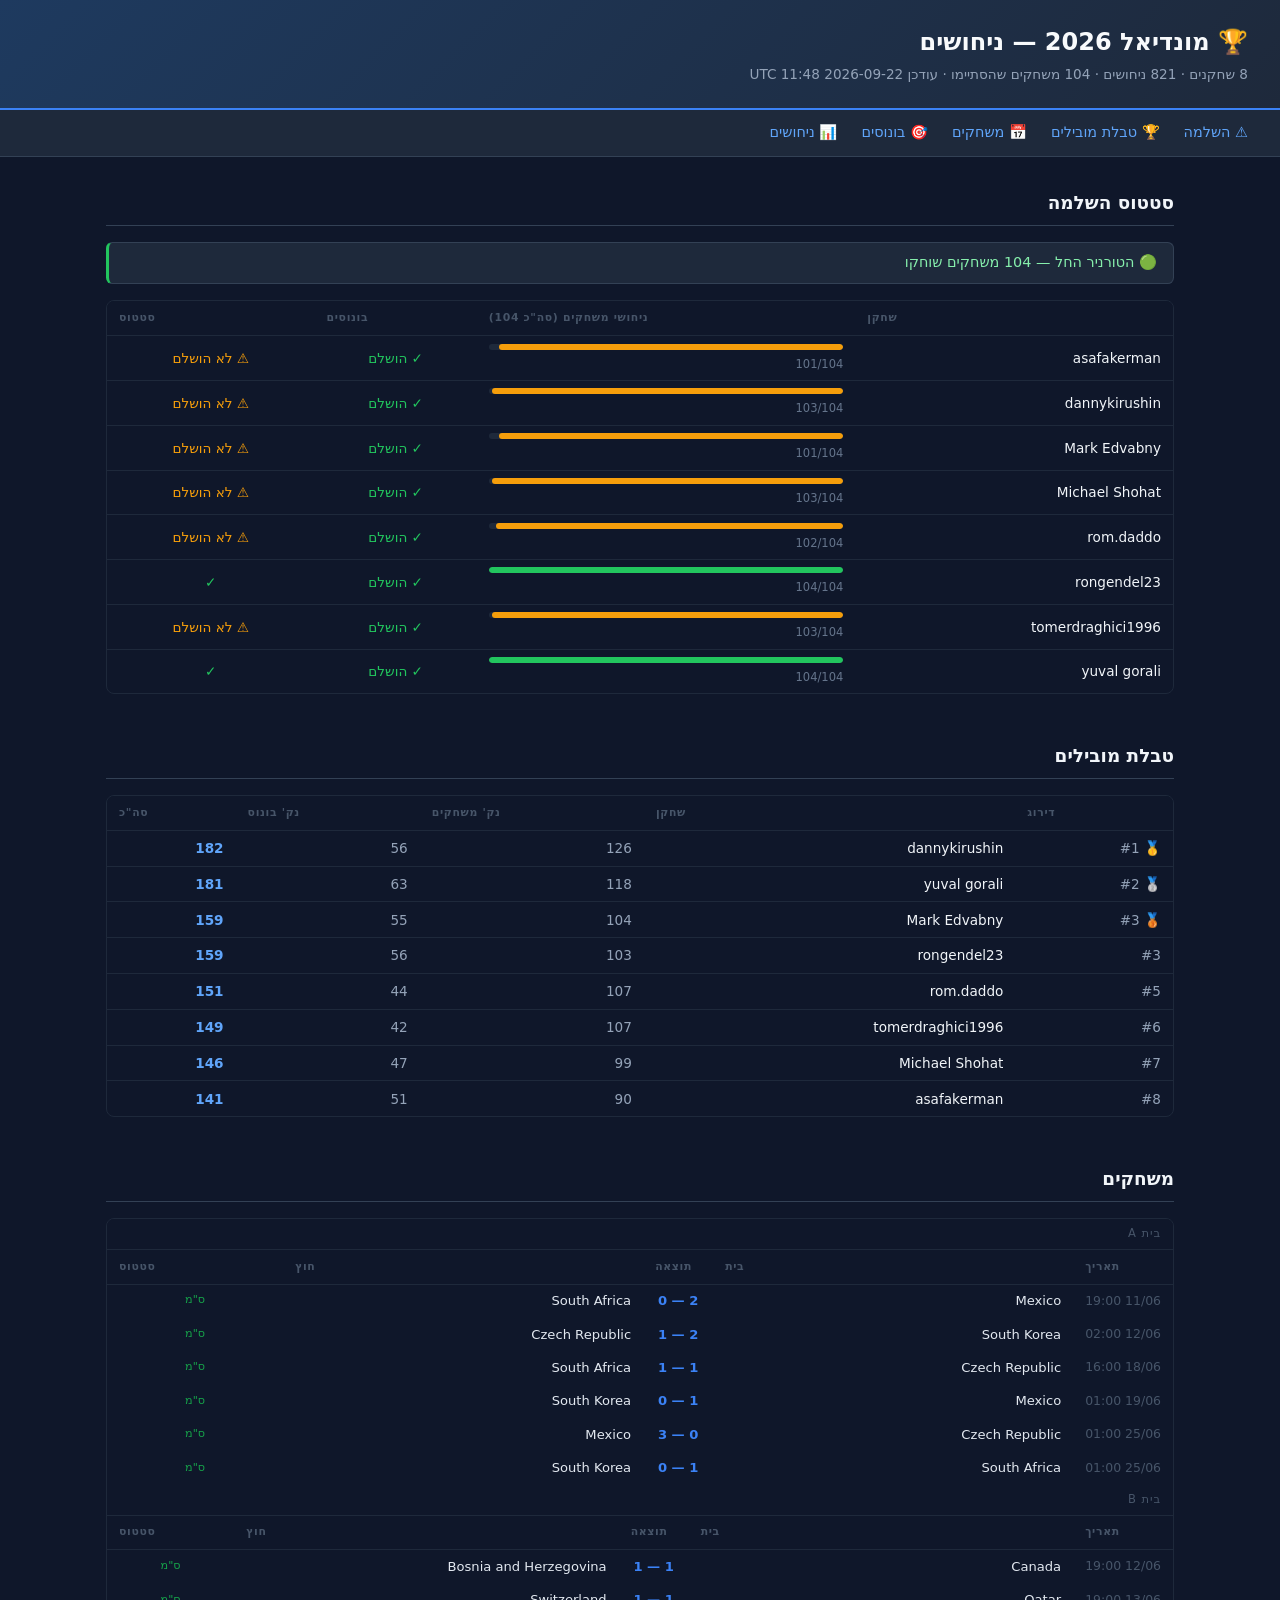
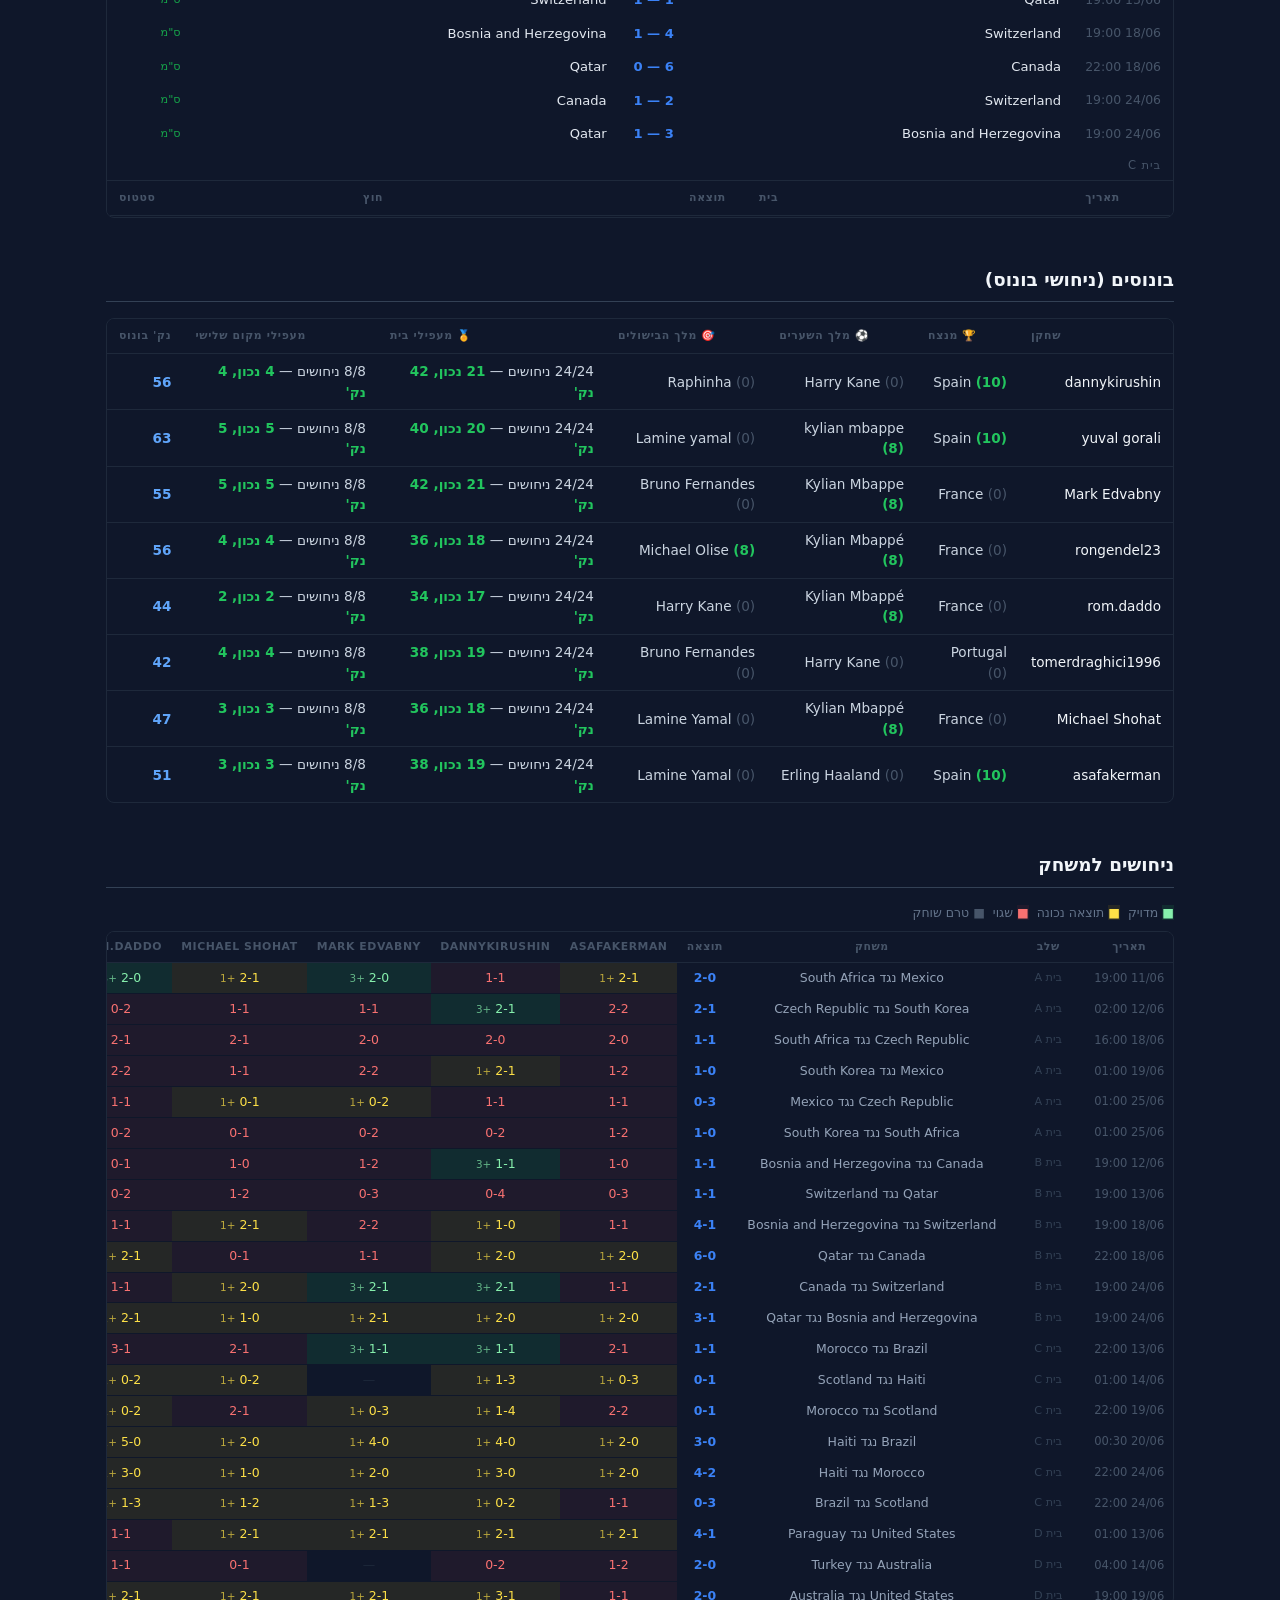
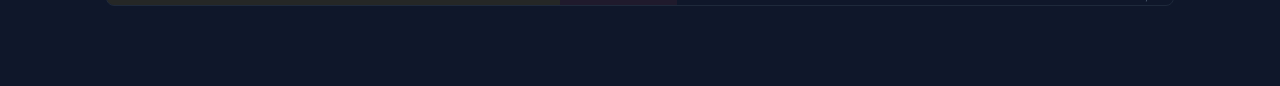
<file: wcp-backup/index.html>
<!DOCTYPE html>
<html lang="he" dir="rtl">
<head>
<meta charset="UTF-8">
<meta name="viewport" content="width=device-width, initial-scale=1">
<title>מונדיאל 2026 — 2026-09-22 11:48 UTC</title>
<style>
  * { box-sizing: border-box; margin: 0; padding: 0; }
  body { font-family: system-ui, -apple-system, sans-serif; background: #0f172a; color: #e2e8f0; line-height: 1.5; }
  header { background: linear-gradient(135deg, #1e3a5f 0%, #1e293b 100%); padding: 1.5rem 2rem; border-bottom: 2px solid #3b82f6; }
  header h1 { font-size: 1.5rem; color: #f8fafc; }
  header p { font-size: 0.85rem; color: #94a3b8; margin-top: 0.25rem; }
  nav { background: #1e293b; padding: 0.75rem 2rem; display: flex; gap: 1.5rem; flex-wrap: wrap; border-bottom: 1px solid #334155; position: sticky; top: 0; z-index: 10; }
  nav a { color: #60a5fa; text-decoration: none; font-size: 0.9rem; font-weight: 500; }
  nav a:hover { color: #93c5fd; }
  main { max-width: 1100px; margin: 0 auto; padding: 2rem 1rem; }
  section { margin-bottom: 3rem; }
  h2 { font-size: 1.15rem; color: #f1f5f9; margin-bottom: 1rem; padding-bottom: 0.5rem; border-bottom: 1px solid #334155; }
  .table-wrap { overflow-x: auto; border-radius: 0.5rem; border: 1px solid #1e293b; }
  table { width: 100%; border-collapse: collapse; font-size: 0.85rem; }
  th { background: #0f172a; color: #475569; text-align: left; padding: 0.55rem 0.75rem; white-space: nowrap; font-size: 0.68rem; text-transform: uppercase; letter-spacing: 0.06em; border-bottom: 1px solid #1e293b; }
  td { padding: 0.45rem 0.75rem; border-bottom: 1px solid #1e293b; color: #cbd5e1; }
  tr:last-child td { border-bottom: none; }
  tr:hover td { background: #161f2e; }
  .rank { color: #94a3b8; min-width: 60px; }
  .player-name { color: #f1f5f9; font-weight: 500; }
  .pts { text-align: right; color: #94a3b8; }
  .pts.total { color: #60a5fa; font-weight: 700; }
  .empty { color: #475569; font-style: italic; }
  .empty-cell { color: #1e293b; }
  .center { text-align: center; }
  .done { color: #22c55e; font-size: 0.85rem; }
  .missing { color: #f59e0b; font-size: 0.85rem; }
  .pts-earned { color: #22c55e; font-weight: 600; }
  .pts-zero { color: #475569; }
  .pts-pending { color: #334155; font-style: italic; }
  .countdown { background: #1e293b; border: 1px solid #334155; border-left: 3px solid #f59e0b; border-radius: 0.4rem; padding: 0.6rem 1rem; margin-bottom: 1rem; font-size: 0.9rem; color: #fbbf24; }
  .countdown.started { border-left-color: #22c55e; color: #86efac; }
  .completion-cell { min-width: 180px; }
  .bar-wrap { height: 6px; background: #1e293b; border-radius: 9999px; overflow: hidden; margin-bottom: 3px; }
  .bar { height: 100%; border-radius: 9999px; }
  .bar-done { background: #22c55e; }
  .bar-warn { background: #f59e0b; }
  .bar-low { background: #ef4444; }
  .bar-label { font-size: 0.72rem; color: #64748b; }
  .matches-scroll { max-height: 600px; overflow-y: auto; border: 1px solid #1e293b; border-radius: 0.5rem; }
  .match-group { }
  .match-group-header { background: #0f172a; padding: 0.4rem 0.75rem; font-size: 0.72rem; color: #475569; text-transform: uppercase; letter-spacing: 0.08em; position: sticky; top: 0; border-bottom: 1px solid #1e293b; }
  .match-table { width: 100%; border-collapse: collapse; font-size: 0.82rem; }
  .match-table td { padding: 0.4rem 0.75rem; border-bottom: 1px solid #0f172a; }
  .match-table tr:hover td { background: #161f2e; }
  .match-date { color: #475569; white-space: nowrap; font-size: 0.78rem; width: 90px; }
  .match-team { color: #e2e8f0; }
  .match-team.home { text-align: right; }
  .score-cell { text-align: center; font-weight: 600; width: 70px; white-space: nowrap; }
  .score-cell.finished { color: #3b82f6; }
  .score-cell.live { color: #ef4444; }
  .score-cell.upcoming { color: #334155; }
  .status-ft { font-size: 0.7rem; color: #16a34a; text-align: center; }
  .status-live { text-align: center; }
  .status-sched { font-size: 0.72rem; color: #475569; text-align: center; }
  .pred-legend { font-size: 0.78rem; color: #64748b; margin-bottom: 0.5rem; }
  .pred-grid-wrap { overflow-x: auto; border: 1px solid #1e293b; border-radius: 0.5rem; max-height: 75vh; }
  .pred-grid { border-collapse: collapse; font-size: 0.78rem; }
  .pred-grid th { background: #0f172a; color: #475569; text-align: center; padding: 0.45rem 0.6rem; white-space: nowrap; font-size: 0.68rem; text-transform: uppercase; letter-spacing: 0.05em; border-bottom: 1px solid #1e293b; position: sticky; top: 0; }
  .pred-grid td { padding: 0.35rem 0.55rem; border-bottom: 1px solid #0f172a; white-space: nowrap; text-align: center; }
  .pred-grid tr:hover td { background: #161f2e; }
  .pred-player { min-width: 70px; }
  .pred-date { color: #475569; font-size: 0.72rem; text-align: left; }
  .pred-stage { color: #334155; font-size: 0.7rem; text-align: left; }
  .pred-match { color: #94a3b8; text-align: left; min-width: 130px; }
  .pred-actual { color: #3b82f6; font-weight: 700; }
  .pred-live { color: #ef4444; }
  .pred-pending { color: #334155; }
  .pred-none { color: #1e293b; }
  .pred-exact { background: rgba(34,197,94,0.12); color: #86efac; }
  .pred-result { background: rgba(234,179,8,0.10); color: #fde047; }
  .pred-wrong { background: rgba(239,68,68,0.07); color: #f87171; }
  .pred-unscored { color: #475569; }
  .pred-row-upcoming td { opacity: 0.55; }
  .pred-pts { font-size: 0.65rem; color: inherit; opacity: 0.7; margin-left: 1px; }

</style>
<script>setTimeout(function(){location.replace(location.pathname+"?t="+Date.now());},600000);</script>
</head>
<body>
<header>
<h1>🏆 מונדיאל 2026 — ניחושים</h1>
<p>8 שחקנים · 821 ניחושים · 104 משחקים שהסתיימו · עודכן 2026-09-22 11:48 UTC</p>
</header>
<nav>
<a href="#completion">⚠️ השלמה</a>
<a href="#leaderboard">🏆 טבלת מובילים</a>
<a href="#matches">📅 משחקים</a>
<a href="#extras">🎯 בונוסים</a>
<a href="#predictions">📊 ניחושים</a>
</nav>
<main>
<section id="completion"><h2>סטטוס השלמה</h2><div class="countdown started">🟢 הטורניר החל &mdash; 104 משחקים שוחקו</div><div class="table-wrap"><table><thead><tr><th>שחקן</th><th>ניחושי משחקים (סה"כ 104)</th><th>בונוסים</th><th>סטטוס</th></tr></thead><tbody><tr><td class="player-name">asafakerman</td><td class="completion-cell"><div class="bar-wrap"><div class="bar bar-warn" style="width:97%"></div></div><span class="bar-label">101/104</span></td><td class="center"><span class="done">✓ הושלם</span></td><td class="center"><span class="missing">⚠ לא הושלם</span></td></tr><tr><td class="player-name">dannykirushin</td><td class="completion-cell"><div class="bar-wrap"><div class="bar bar-warn" style="width:99%"></div></div><span class="bar-label">103/104</span></td><td class="center"><span class="done">✓ הושלם</span></td><td class="center"><span class="missing">⚠ לא הושלם</span></td></tr><tr><td class="player-name">Mark Edvabny</td><td class="completion-cell"><div class="bar-wrap"><div class="bar bar-warn" style="width:97%"></div></div><span class="bar-label">101/104</span></td><td class="center"><span class="done">✓ הושלם</span></td><td class="center"><span class="missing">⚠ לא הושלם</span></td></tr><tr><td class="player-name">Michael Shohat</td><td class="completion-cell"><div class="bar-wrap"><div class="bar bar-warn" style="width:99%"></div></div><span class="bar-label">103/104</span></td><td class="center"><span class="done">✓ הושלם</span></td><td class="center"><span class="missing">⚠ לא הושלם</span></td></tr><tr><td class="player-name">rom.daddo</td><td class="completion-cell"><div class="bar-wrap"><div class="bar bar-warn" style="width:98%"></div></div><span class="bar-label">102/104</span></td><td class="center"><span class="done">✓ הושלם</span></td><td class="center"><span class="missing">⚠ לא הושלם</span></td></tr><tr><td class="player-name">rongendel23</td><td class="completion-cell"><div class="bar-wrap"><div class="bar bar-done" style="width:100%"></div></div><span class="bar-label">104/104</span></td><td class="center"><span class="done">✓ הושלם</span></td><td class="center"><span class="done">✓</span></td></tr><tr><td class="player-name">tomerdraghici1996</td><td class="completion-cell"><div class="bar-wrap"><div class="bar bar-warn" style="width:99%"></div></div><span class="bar-label">103/104</span></td><td class="center"><span class="done">✓ הושלם</span></td><td class="center"><span class="missing">⚠ לא הושלם</span></td></tr><tr><td class="player-name">yuval gorali</td><td class="completion-cell"><div class="bar-wrap"><div class="bar bar-done" style="width:100%"></div></div><span class="bar-label">104/104</span></td><td class="center"><span class="done">✓ הושלם</span></td><td class="center"><span class="done">✓</span></td></tr></tbody></table></div></section>
<section id="leaderboard"><h2>טבלת מובילים</h2><div class="table-wrap"><table><thead><tr><th>דירוג</th><th>שחקן</th><th>נק' משחקים</th><th>נק' בונוס</th><th>סה"כ</th></tr></thead><tbody><tr><td class="rank">🥇 #1</td><td class="player-name">dannykirushin</td><td class="pts">126</td><td class="pts">56</td><td class="pts total">182</td></tr><tr><td class="rank">🥈 #2</td><td class="player-name">yuval gorali</td><td class="pts">118</td><td class="pts">63</td><td class="pts total">181</td></tr><tr><td class="rank">🥉 #3</td><td class="player-name">Mark Edvabny</td><td class="pts">104</td><td class="pts">55</td><td class="pts total">159</td></tr><tr><td class="rank">#3</td><td class="player-name">rongendel23</td><td class="pts">103</td><td class="pts">56</td><td class="pts total">159</td></tr><tr><td class="rank">#5</td><td class="player-name">rom.daddo</td><td class="pts">107</td><td class="pts">44</td><td class="pts total">151</td></tr><tr><td class="rank">#6</td><td class="player-name">tomerdraghici1996</td><td class="pts">107</td><td class="pts">42</td><td class="pts total">149</td></tr><tr><td class="rank">#7</td><td class="player-name">Michael Shohat</td><td class="pts">99</td><td class="pts">47</td><td class="pts total">146</td></tr><tr><td class="rank">#8</td><td class="player-name">asafakerman</td><td class="pts">90</td><td class="pts">51</td><td class="pts total">141</td></tr></tbody></table></div></section>
<section id="matches"><h2>משחקים</h2><div class="matches-scroll"><div class="match-group"><div class="match-group-header">בית A</div><table class="match-table"><thead><tr><th>תאריך</th><th>בית</th><th>תוצאה</th><th>חוץ</th><th>סטטוס</th></tr></thead><tbody><tr><td class="match-date">11/06 19:00</td><td class="match-team home">Mexico</td><td class="score-cell finished">2 &mdash; 0</td><td class="match-team away">South Africa</td><td class="status-ft">ס"מ</td></tr><tr><td class="match-date">12/06 02:00</td><td class="match-team home">South Korea</td><td class="score-cell finished">2 &mdash; 1</td><td class="match-team away">Czech Republic</td><td class="status-ft">ס"מ</td></tr><tr><td class="match-date">18/06 16:00</td><td class="match-team home">Czech Republic</td><td class="score-cell finished">1 &mdash; 1</td><td class="match-team away">South Africa</td><td class="status-ft">ס"מ</td></tr><tr><td class="match-date">19/06 01:00</td><td class="match-team home">Mexico</td><td class="score-cell finished">1 &mdash; 0</td><td class="match-team away">South Korea</td><td class="status-ft">ס"מ</td></tr><tr><td class="match-date">25/06 01:00</td><td class="match-team home">Czech Republic</td><td class="score-cell finished">0 &mdash; 3</td><td class="match-team away">Mexico</td><td class="status-ft">ס"מ</td></tr><tr><td class="match-date">25/06 01:00</td><td class="match-team home">South Africa</td><td class="score-cell finished">1 &mdash; 0</td><td class="match-team away">South Korea</td><td class="status-ft">ס"מ</td></tr></tbody></table></div><div class="match-group"><div class="match-group-header">בית B</div><table class="match-table"><thead><tr><th>תאריך</th><th>בית</th><th>תוצאה</th><th>חוץ</th><th>סטטוס</th></tr></thead><tbody><tr><td class="match-date">12/06 19:00</td><td class="match-team home">Canada</td><td class="score-cell finished">1 &mdash; 1</td><td class="match-team away">Bosnia and Herzegovina</td><td class="status-ft">ס"מ</td></tr><tr><td class="match-date">13/06 19:00</td><td class="match-team home">Qatar</td><td class="score-cell finished">1 &mdash; 1</td><td class="match-team away">Switzerland</td><td class="status-ft">ס"מ</td></tr><tr><td class="match-date">18/06 19:00</td><td class="match-team home">Switzerland</td><td class="score-cell finished">4 &mdash; 1</td><td class="match-team away">Bosnia and Herzegovina</td><td class="status-ft">ס"מ</td></tr><tr><td class="match-date">18/06 22:00</td><td class="match-team home">Canada</td><td class="score-cell finished">6 &mdash; 0</td><td class="match-team away">Qatar</td><td class="status-ft">ס"מ</td></tr><tr><td class="match-date">24/06 19:00</td><td class="match-team home">Switzerland</td><td class="score-cell finished">2 &mdash; 1</td><td class="match-team away">Canada</td><td class="status-ft">ס"מ</td></tr><tr><td class="match-date">24/06 19:00</td><td class="match-team home">Bosnia and Herzegovina</td><td class="score-cell finished">3 &mdash; 1</td><td class="match-team away">Qatar</td><td class="status-ft">ס"מ</td></tr></tbody></table></div><div class="match-group"><div class="match-group-header">בית C</div><table class="match-table"><thead><tr><th>תאריך</th><th>בית</th><th>תוצאה</th><th>חוץ</th><th>סטטוס</th></tr></thead><tbody><tr><td class="match-date">13/06 22:00</td><td class="match-team home">Brazil</td><td class="score-cell finished">1 &mdash; 1</td><td class="match-team away">Morocco</td><td class="status-ft">ס"מ</td></tr><tr><td class="match-date">14/06 01:00</td><td class="match-team home">Haiti</td><td class="score-cell finished">0 &mdash; 1</td><td class="match-team away">Scotland</td><td class="status-ft">ס"מ</td></tr><tr><td class="match-date">19/06 22:00</td><td class="match-team home">Scotland</td><td class="score-cell finished">0 &mdash; 1</td><td class="match-team away">Morocco</td><td class="status-ft">ס"מ</td></tr><tr><td class="match-date">20/06 00:30</td><td class="match-team home">Brazil</td><td class="score-cell finished">3 &mdash; 0</td><td class="match-team away">Haiti</td><td class="status-ft">ס"מ</td></tr><tr><td class="match-date">24/06 22:00</td><td class="match-team home">Morocco</td><td class="score-cell finished">4 &mdash; 2</td><td class="match-team away">Haiti</td><td class="status-ft">ס"מ</td></tr><tr><td class="match-date">24/06 22:00</td><td class="match-team home">Scotland</td><td class="score-cell finished">0 &mdash; 3</td><td class="match-team away">Brazil</td><td class="status-ft">ס"מ</td></tr></tbody></table></div><div class="match-group"><div class="match-group-header">בית D</div><table class="match-table"><thead><tr><th>תאריך</th><th>בית</th><th>תוצאה</th><th>חוץ</th><th>סטטוס</th></tr></thead><tbody><tr><td class="match-date">13/06 01:00</td><td class="match-team home">United States</td><td class="score-cell finished">4 &mdash; 1</td><td class="match-team away">Paraguay</td><td class="status-ft">ס"מ</td></tr><tr><td class="match-date">14/06 04:00</td><td class="match-team home">Australia</td><td class="score-cell finished">2 &mdash; 0</td><td class="match-team away">Turkey</td><td class="status-ft">ס"מ</td></tr><tr><td class="match-date">19/06 19:00</td><td class="match-team home">United States</td><td class="score-cell finished">2 &mdash; 0</td><td class="match-team away">Australia</td><td class="status-ft">ס"מ</td></tr><tr><td class="match-date">20/06 03:00</td><td class="match-team home">Turkey</td><td class="score-cell finished">0 &mdash; 1</td><td class="match-team away">Paraguay</td><td class="status-ft">ס"מ</td></tr><tr><td class="match-date">26/06 02:00</td><td class="match-team home">Turkey</td><td class="score-cell finished">3 &mdash; 2</td><td class="match-team away">United States</td><td class="status-ft">ס"מ</td></tr><tr><td class="match-date">26/06 02:00</td><td class="match-team home">Paraguay</td><td class="score-cell finished">0 &mdash; 0</td><td class="match-team away">Australia</td><td class="status-ft">ס"מ</td></tr></tbody></table></div><div class="match-group"><div class="match-group-header">בית E</div><table class="match-table"><thead><tr><th>תאריך</th><th>בית</th><th>תוצאה</th><th>חוץ</th><th>סטטוס</th></tr></thead><tbody><tr><td class="match-date">14/06 17:00</td><td class="match-team home">Germany</td><td class="score-cell finished">7 &mdash; 1</td><td class="match-team away">Curaçao</td><td class="status-ft">ס"מ</td></tr><tr><td class="match-date">14/06 23:00</td><td class="match-team home">Ivory Coast</td><td class="score-cell finished">1 &mdash; 0</td><td class="match-team away">Ecuador</td><td class="status-ft">ס"מ</td></tr><tr><td class="match-date">20/06 20:00</td><td class="match-team home">Germany</td><td class="score-cell finished">2 &mdash; 1</td><td class="match-team away">Ivory Coast</td><td class="status-ft">ס"מ</td></tr><tr><td class="match-date">21/06 00:00</td><td class="match-team home">Ecuador</td><td class="score-cell finished">0 &mdash; 0</td><td class="match-team away">Curaçao</td><td class="status-ft">ס"מ</td></tr><tr><td class="match-date">25/06 20:00</td><td class="match-team home">Ecuador</td><td class="score-cell finished">2 &mdash; 1</td><td class="match-team away">Germany</td><td class="status-ft">ס"מ</td></tr><tr><td class="match-date">25/06 20:00</td><td class="match-team home">Curaçao</td><td class="score-cell finished">0 &mdash; 2</td><td class="match-team away">Ivory Coast</td><td class="status-ft">ס"מ</td></tr></tbody></table></div><div class="match-group"><div class="match-group-header">בית F</div><table class="match-table"><thead><tr><th>תאריך</th><th>בית</th><th>תוצאה</th><th>חוץ</th><th>סטטוס</th></tr></thead><tbody><tr><td class="match-date">14/06 20:00</td><td class="match-team home">Netherlands</td><td class="score-cell finished">2 &mdash; 2</td><td class="match-team away">Japan</td><td class="status-ft">ס"מ</td></tr><tr><td class="match-date">15/06 02:00</td><td class="match-team home">Sweden</td><td class="score-cell finished">5 &mdash; 1</td><td class="match-team away">Tunisia</td><td class="status-ft">ס"מ</td></tr><tr><td class="match-date">20/06 17:00</td><td class="match-team home">Netherlands</td><td class="score-cell finished">5 &mdash; 1</td><td class="match-team away">Sweden</td><td class="status-ft">ס"מ</td></tr><tr><td class="match-date">21/06 04:00</td><td class="match-team home">Tunisia</td><td class="score-cell finished">0 &mdash; 4</td><td class="match-team away">Japan</td><td class="status-ft">ס"מ</td></tr><tr><td class="match-date">25/06 23:00</td><td class="match-team home">Tunisia</td><td class="score-cell finished">1 &mdash; 3</td><td class="match-team away">Netherlands</td><td class="status-ft">ס"מ</td></tr><tr><td class="match-date">25/06 23:00</td><td class="match-team home">Japan</td><td class="score-cell finished">1 &mdash; 1</td><td class="match-team away">Sweden</td><td class="status-ft">ס"מ</td></tr></tbody></table></div><div class="match-group"><div class="match-group-header">בית G</div><table class="match-table"><thead><tr><th>תאריך</th><th>בית</th><th>תוצאה</th><th>חוץ</th><th>סטטוס</th></tr></thead><tbody><tr><td class="match-date">15/06 19:00</td><td class="match-team home">Belgium</td><td class="score-cell finished">1 &mdash; 1</td><td class="match-team away">Egypt</td><td class="status-ft">ס"מ</td></tr><tr><td class="match-date">16/06 01:00</td><td class="match-team home">Iran</td><td class="score-cell finished">2 &mdash; 2</td><td class="match-team away">New Zealand</td><td class="status-ft">ס"מ</td></tr><tr><td class="match-date">21/06 19:00</td><td class="match-team home">Belgium</td><td class="score-cell finished">0 &mdash; 0</td><td class="match-team away">Iran</td><td class="status-ft">ס"מ</td></tr><tr><td class="match-date">22/06 01:00</td><td class="match-team home">New Zealand</td><td class="score-cell finished">1 &mdash; 3</td><td class="match-team away">Egypt</td><td class="status-ft">ס"מ</td></tr><tr><td class="match-date">27/06 03:00</td><td class="match-team home">New Zealand</td><td class="score-cell finished">1 &mdash; 5</td><td class="match-team away">Belgium</td><td class="status-ft">ס"מ</td></tr><tr><td class="match-date">27/06 03:00</td><td class="match-team home">Egypt</td><td class="score-cell finished">1 &mdash; 1</td><td class="match-team away">Iran</td><td class="status-ft">ס"מ</td></tr></tbody></table></div><div class="match-group"><div class="match-group-header">בית H</div><table class="match-table"><thead><tr><th>תאריך</th><th>בית</th><th>תוצאה</th><th>חוץ</th><th>סטטוס</th></tr></thead><tbody><tr><td class="match-date">15/06 16:00</td><td class="match-team home">Spain</td><td class="score-cell finished">0 &mdash; 0</td><td class="match-team away">Cape Verde</td><td class="status-ft">ס"מ</td></tr><tr><td class="match-date">15/06 22:00</td><td class="match-team home">Saudi Arabia</td><td class="score-cell finished">1 &mdash; 1</td><td class="match-team away">Uruguay</td><td class="status-ft">ס"מ</td></tr><tr><td class="match-date">21/06 16:00</td><td class="match-team home">Spain</td><td class="score-cell finished">4 &mdash; 0</td><td class="match-team away">Saudi Arabia</td><td class="status-ft">ס"מ</td></tr><tr><td class="match-date">21/06 22:00</td><td class="match-team home">Uruguay</td><td class="score-cell finished">2 &mdash; 2</td><td class="match-team away">Cape Verde</td><td class="status-ft">ס"מ</td></tr><tr><td class="match-date">27/06 00:00</td><td class="match-team home">Uruguay</td><td class="score-cell finished">0 &mdash; 1</td><td class="match-team away">Spain</td><td class="status-ft">ס"מ</td></tr><tr><td class="match-date">27/06 00:00</td><td class="match-team home">Cape Verde</td><td class="score-cell finished">0 &mdash; 0</td><td class="match-team away">Saudi Arabia</td><td class="status-ft">ס"מ</td></tr></tbody></table></div><div class="match-group"><div class="match-group-header">בית I</div><table class="match-table"><thead><tr><th>תאריך</th><th>בית</th><th>תוצאה</th><th>חוץ</th><th>סטטוס</th></tr></thead><tbody><tr><td class="match-date">16/06 19:00</td><td class="match-team home">France</td><td class="score-cell finished">3 &mdash; 1</td><td class="match-team away">Senegal</td><td class="status-ft">ס"מ</td></tr><tr><td class="match-date">16/06 22:00</td><td class="match-team home">Iraq</td><td class="score-cell finished">1 &mdash; 4</td><td class="match-team away">Norway</td><td class="status-ft">ס"מ</td></tr><tr><td class="match-date">22/06 21:00</td><td class="match-team home">France</td><td class="score-cell finished">3 &mdash; 0</td><td class="match-team away">Iraq</td><td class="status-ft">ס"מ</td></tr><tr><td class="match-date">23/06 00:00</td><td class="match-team home">Norway</td><td class="score-cell finished">3 &mdash; 2</td><td class="match-team away">Senegal</td><td class="status-ft">ס"מ</td></tr><tr><td class="match-date">26/06 19:00</td><td class="match-team home">Norway</td><td class="score-cell finished">1 &mdash; 4</td><td class="match-team away">France</td><td class="status-ft">ס"מ</td></tr><tr><td class="match-date">26/06 19:00</td><td class="match-team home">Senegal</td><td class="score-cell finished">5 &mdash; 0</td><td class="match-team away">Iraq</td><td class="status-ft">ס"מ</td></tr></tbody></table></div><div class="match-group"><div class="match-group-header">בית J</div><table class="match-table"><thead><tr><th>תאריך</th><th>בית</th><th>תוצאה</th><th>חוץ</th><th>סטטוס</th></tr></thead><tbody><tr><td class="match-date">17/06 01:00</td><td class="match-team home">Argentina</td><td class="score-cell finished">3 &mdash; 0</td><td class="match-team away">Algeria</td><td class="status-ft">ס"מ</td></tr><tr><td class="match-date">17/06 04:00</td><td class="match-team home">Austria</td><td class="score-cell finished">3 &mdash; 1</td><td class="match-team away">Jordan</td><td class="status-ft">ס"מ</td></tr><tr><td class="match-date">22/06 17:00</td><td class="match-team home">Argentina</td><td class="score-cell finished">2 &mdash; 0</td><td class="match-team away">Austria</td><td class="status-ft">ס"מ</td></tr><tr><td class="match-date">23/06 03:00</td><td class="match-team home">Jordan</td><td class="score-cell finished">1 &mdash; 2</td><td class="match-team away">Algeria</td><td class="status-ft">ס"מ</td></tr><tr><td class="match-date">28/06 02:00</td><td class="match-team home">Jordan</td><td class="score-cell finished">1 &mdash; 3</td><td class="match-team away">Argentina</td><td class="status-ft">ס"מ</td></tr><tr><td class="match-date">28/06 02:00</td><td class="match-team home">Algeria</td><td class="score-cell finished">3 &mdash; 3</td><td class="match-team away">Austria</td><td class="status-ft">ס"מ</td></tr></tbody></table></div><div class="match-group"><div class="match-group-header">בית K</div><table class="match-table"><thead><tr><th>תאריך</th><th>בית</th><th>תוצאה</th><th>חוץ</th><th>סטטוס</th></tr></thead><tbody><tr><td class="match-date">17/06 17:00</td><td class="match-team home">Portugal</td><td class="score-cell finished">1 &mdash; 1</td><td class="match-team away">DR Congo</td><td class="status-ft">ס"מ</td></tr><tr><td class="match-date">18/06 02:00</td><td class="match-team home">Uzbekistan</td><td class="score-cell finished">1 &mdash; 3</td><td class="match-team away">Colombia</td><td class="status-ft">ס"מ</td></tr><tr><td class="match-date">23/06 17:00</td><td class="match-team home">Portugal</td><td class="score-cell finished">5 &mdash; 0</td><td class="match-team away">Uzbekistan</td><td class="status-ft">ס"מ</td></tr><tr><td class="match-date">24/06 02:00</td><td class="match-team home">Colombia</td><td class="score-cell finished">1 &mdash; 0</td><td class="match-team away">DR Congo</td><td class="status-ft">ס"מ</td></tr><tr><td class="match-date">27/06 23:30</td><td class="match-team home">Colombia</td><td class="score-cell finished">0 &mdash; 0</td><td class="match-team away">Portugal</td><td class="status-ft">ס"מ</td></tr><tr><td class="match-date">27/06 23:30</td><td class="match-team home">DR Congo</td><td class="score-cell finished">3 &mdash; 1</td><td class="match-team away">Uzbekistan</td><td class="status-ft">ס"מ</td></tr></tbody></table></div><div class="match-group"><div class="match-group-header">בית L</div><table class="match-table"><thead><tr><th>תאריך</th><th>בית</th><th>תוצאה</th><th>חוץ</th><th>סטטוס</th></tr></thead><tbody><tr><td class="match-date">17/06 20:00</td><td class="match-team home">England</td><td class="score-cell finished">4 &mdash; 2</td><td class="match-team away">Croatia</td><td class="status-ft">ס"מ</td></tr><tr><td class="match-date">17/06 23:00</td><td class="match-team home">Ghana</td><td class="score-cell finished">1 &mdash; 0</td><td class="match-team away">Panama</td><td class="status-ft">ס"מ</td></tr><tr><td class="match-date">23/06 20:00</td><td class="match-team home">England</td><td class="score-cell finished">0 &mdash; 0</td><td class="match-team away">Ghana</td><td class="status-ft">ס"מ</td></tr><tr><td class="match-date">23/06 23:00</td><td class="match-team home">Panama</td><td class="score-cell finished">0 &mdash; 1</td><td class="match-team away">Croatia</td><td class="status-ft">ס"מ</td></tr><tr><td class="match-date">27/06 21:00</td><td class="match-team home">Panama</td><td class="score-cell finished">0 &mdash; 2</td><td class="match-team away">England</td><td class="status-ft">ס"מ</td></tr><tr><td class="match-date">27/06 21:00</td><td class="match-team home">Croatia</td><td class="score-cell finished">2 &mdash; 1</td><td class="match-team away">Ghana</td><td class="status-ft">ס"מ</td></tr></tbody></table></div><div class="match-group"><div class="match-group-header">מקום שלישי</div><table class="match-table"><thead><tr><th>תאריך</th><th>בית</th><th>תוצאה</th><th>חוץ</th><th>סטטוס</th></tr></thead><tbody><tr><td class="match-date">18/07 21:00</td><td class="match-team home">France</td><td class="score-cell finished">4 &mdash; 6</td><td class="match-team away">England</td><td class="status-ft">ס"מ</td></tr></tbody></table></div><div class="match-group"><div class="match-group-header">גמר</div><table class="match-table"><thead><tr><th>תאריך</th><th>בית</th><th>תוצאה</th><th>חוץ</th><th>סטטוס</th></tr></thead><tbody><tr><td class="match-date">19/07 19:00</td><td class="match-team home">Spain</td><td class="score-cell finished">0 &mdash; 0</td><td class="match-team away">Argentina</td><td class="status-ft">ס"מ</td></tr></tbody></table></div><div class="match-group"><div class="match-group-header">R32</div><table class="match-table"><thead><tr><th>תאריך</th><th>בית</th><th>תוצאה</th><th>חוץ</th><th>סטטוס</th></tr></thead><tbody><tr><td class="match-date">28/06 19:00</td><td class="match-team home">South Africa</td><td class="score-cell finished">0 &mdash; 1</td><td class="match-team away">Canada</td><td class="status-ft">ס"מ</td></tr><tr><td class="match-date">29/06 17:00</td><td class="match-team home">Brazil</td><td class="score-cell finished">2 &mdash; 1</td><td class="match-team away">Japan</td><td class="status-ft">ס"מ</td></tr><tr><td class="match-date">29/06 20:30</td><td class="match-team home">Germany</td><td class="score-cell finished">1 &mdash; 1</td><td class="match-team away">Paraguay</td><td class="status-ft">ס"מ</td></tr><tr><td class="match-date">30/06 01:00</td><td class="match-team home">Netherlands</td><td class="score-cell finished">1 &mdash; 1</td><td class="match-team away">Morocco</td><td class="status-ft">ס"מ</td></tr><tr><td class="match-date">30/06 17:00</td><td class="match-team home">Ivory Coast</td><td class="score-cell finished">1 &mdash; 2</td><td class="match-team away">Norway</td><td class="status-ft">ס"מ</td></tr><tr><td class="match-date">30/06 21:00</td><td class="match-team home">France</td><td class="score-cell finished">3 &mdash; 0</td><td class="match-team away">Sweden</td><td class="status-ft">ס"מ</td></tr><tr><td class="match-date">1/07 02:00</td><td class="match-team home">Mexico</td><td class="score-cell finished">2 &mdash; 0</td><td class="match-team away">Ecuador</td><td class="status-ft">ס"מ</td></tr><tr><td class="match-date">1/07 16:00</td><td class="match-team home">England</td><td class="score-cell finished">2 &mdash; 1</td><td class="match-team away">DR Congo</td><td class="status-ft">ס"מ</td></tr><tr><td class="match-date">1/07 20:00</td><td class="match-team home">Belgium</td><td class="score-cell finished">2 &mdash; 2</td><td class="match-team away">Senegal</td><td class="status-ft">ס"מ</td></tr><tr><td class="match-date">2/07 00:00</td><td class="match-team home">United States</td><td class="score-cell finished">2 &mdash; 0</td><td class="match-team away">Bosnia and Herzegovina</td><td class="status-ft">ס"מ</td></tr><tr><td class="match-date">2/07 19:00</td><td class="match-team home">Spain</td><td class="score-cell finished">3 &mdash; 0</td><td class="match-team away">Austria</td><td class="status-ft">ס"מ</td></tr><tr><td class="match-date">2/07 23:00</td><td class="match-team home">Portugal</td><td class="score-cell finished">2 &mdash; 1</td><td class="match-team away">Croatia</td><td class="status-ft">ס"מ</td></tr><tr><td class="match-date">3/07 03:00</td><td class="match-team home">Switzerland</td><td class="score-cell finished">2 &mdash; 0</td><td class="match-team away">Algeria</td><td class="status-ft">ס"מ</td></tr><tr><td class="match-date">3/07 18:00</td><td class="match-team home">Australia</td><td class="score-cell finished">1 &mdash; 1</td><td class="match-team away">Egypt</td><td class="status-ft">ס"מ</td></tr><tr><td class="match-date">3/07 22:00</td><td class="match-team home">Argentina</td><td class="score-cell finished">1 &mdash; 1</td><td class="match-team away">Cape Verde</td><td class="status-ft">ס"מ</td></tr><tr><td class="match-date">4/07 01:30</td><td class="match-team home">Colombia</td><td class="score-cell finished">1 &mdash; 0</td><td class="match-team away">Ghana</td><td class="status-ft">ס"מ</td></tr></tbody></table></div><div class="match-group"><div class="match-group-header">R16</div><table class="match-table"><thead><tr><th>תאריך</th><th>בית</th><th>תוצאה</th><th>חוץ</th><th>סטטוס</th></tr></thead><tbody><tr><td class="match-date">4/07 17:00</td><td class="match-team home">Canada</td><td class="score-cell finished">0 &mdash; 3</td><td class="match-team away">Morocco</td><td class="status-ft">ס"מ</td></tr><tr><td class="match-date">4/07 21:00</td><td class="match-team home">Paraguay</td><td class="score-cell finished">0 &mdash; 1</td><td class="match-team away">France</td><td class="status-ft">ס"מ</td></tr><tr><td class="match-date">5/07 20:00</td><td class="match-team home">Brazil</td><td class="score-cell finished">1 &mdash; 2</td><td class="match-team away">Norway</td><td class="status-ft">ס"מ</td></tr><tr><td class="match-date">6/07 01:00</td><td class="match-team home">Mexico</td><td class="score-cell finished">2 &mdash; 3</td><td class="match-team away">England</td><td class="status-ft">ס"מ</td></tr><tr><td class="match-date">6/07 19:00</td><td class="match-team home">Portugal</td><td class="score-cell finished">0 &mdash; 1</td><td class="match-team away">Spain</td><td class="status-ft">ס"מ</td></tr><tr><td class="match-date">7/07 00:00</td><td class="match-team home">United States</td><td class="score-cell finished">1 &mdash; 4</td><td class="match-team away">Belgium</td><td class="status-ft">ס"מ</td></tr><tr><td class="match-date">7/07 16:00</td><td class="match-team home">Argentina</td><td class="score-cell finished">3 &mdash; 2</td><td class="match-team away">Egypt</td><td class="status-ft">ס"מ</td></tr><tr><td class="match-date">7/07 20:00</td><td class="match-team home">Switzerland</td><td class="score-cell finished">0 &mdash; 0</td><td class="match-team away">Colombia</td><td class="status-ft">ס"מ</td></tr></tbody></table></div><div class="match-group"><div class="match-group-header">QF</div><table class="match-table"><thead><tr><th>תאריך</th><th>בית</th><th>תוצאה</th><th>חוץ</th><th>סטטוס</th></tr></thead><tbody><tr><td class="match-date">9/07 20:00</td><td class="match-team home">France</td><td class="score-cell finished">2 &mdash; 0</td><td class="match-team away">Morocco</td><td class="status-ft">ס"מ</td></tr><tr><td class="match-date">10/07 19:00</td><td class="match-team home">Spain</td><td class="score-cell finished">2 &mdash; 1</td><td class="match-team away">Belgium</td><td class="status-ft">ס"מ</td></tr><tr><td class="match-date">11/07 21:00</td><td class="match-team home">Norway</td><td class="score-cell finished">1 &mdash; 1</td><td class="match-team away">England</td><td class="status-ft">ס"מ</td></tr><tr><td class="match-date">12/07 01:00</td><td class="match-team home">Argentina</td><td class="score-cell finished">1 &mdash; 1</td><td class="match-team away">Switzerland</td><td class="status-ft">ס"מ</td></tr></tbody></table></div><div class="match-group"><div class="match-group-header">SF</div><table class="match-table"><thead><tr><th>תאריך</th><th>בית</th><th>תוצאה</th><th>חוץ</th><th>סטטוס</th></tr></thead><tbody><tr><td class="match-date">14/07 19:00</td><td class="match-team home">France</td><td class="score-cell finished">0 &mdash; 2</td><td class="match-team away">Spain</td><td class="status-ft">ס"מ</td></tr><tr><td class="match-date">15/07 19:00</td><td class="match-team home">England</td><td class="score-cell finished">1 &mdash; 2</td><td class="match-team away">Argentina</td><td class="status-ft">ס"מ</td></tr></tbody></table></div></div></section>
<section id="extras"><h2>בונוסים (ניחושי בונוס)</h2><div class="table-wrap"><table><thead><tr><th>שחקן</th><th>🏆 מנצח</th><th>⚽ מלך השערים</th><th>🎯 מלך הבישולים</th><th>🏅 מעפילי בית</th><th>מעפילי מקום שלישי</th><th>נק' בונוס</th></tr></thead><tbody><tr><td class="player-name">dannykirushin</td><td>Spain <span class="pts-earned">(10)</span></td><td>Harry Kane <span class="pts-zero">(0)</span></td><td>Raphinha <span class="pts-zero">(0)</span></td><td>24/24 ניחושים &mdash; <span class="pts-earned">21 נכון, 42 נק'</span></td><td>8/8 ניחושים &mdash; <span class="pts-earned">4 נכון, 4 נק'</span></td><td class="pts total">56</td></tr><tr><td class="player-name">yuval gorali</td><td>Spain <span class="pts-earned">(10)</span></td><td>kylian mbappe <span class="pts-earned">(8)</span></td><td>Lamine yamal <span class="pts-zero">(0)</span></td><td>24/24 ניחושים &mdash; <span class="pts-earned">20 נכון, 40 נק'</span></td><td>8/8 ניחושים &mdash; <span class="pts-earned">5 נכון, 5 נק'</span></td><td class="pts total">63</td></tr><tr><td class="player-name">Mark Edvabny</td><td>France <span class="pts-zero">(0)</span></td><td>Kylian Mbappe <span class="pts-earned">(8)</span></td><td>Bruno Fernandes <span class="pts-zero">(0)</span></td><td>24/24 ניחושים &mdash; <span class="pts-earned">21 נכון, 42 נק'</span></td><td>8/8 ניחושים &mdash; <span class="pts-earned">5 נכון, 5 נק'</span></td><td class="pts total">55</td></tr><tr><td class="player-name">rongendel23</td><td>France <span class="pts-zero">(0)</span></td><td>Kylian Mbappé <span class="pts-earned">(8)</span></td><td>Michael Olise <span class="pts-earned">(8)</span></td><td>24/24 ניחושים &mdash; <span class="pts-earned">18 נכון, 36 נק'</span></td><td>8/8 ניחושים &mdash; <span class="pts-earned">4 נכון, 4 נק'</span></td><td class="pts total">56</td></tr><tr><td class="player-name">rom.daddo</td><td>France <span class="pts-zero">(0)</span></td><td>Kylian Mbappé <span class="pts-earned">(8)</span></td><td>Harry Kane <span class="pts-zero">(0)</span></td><td>24/24 ניחושים &mdash; <span class="pts-earned">17 נכון, 34 נק'</span></td><td>8/8 ניחושים &mdash; <span class="pts-earned">2 נכון, 2 נק'</span></td><td class="pts total">44</td></tr><tr><td class="player-name">tomerdraghici1996</td><td>Portugal <span class="pts-zero">(0)</span></td><td>Harry Kane <span class="pts-zero">(0)</span></td><td>Bruno Fernandes <span class="pts-zero">(0)</span></td><td>24/24 ניחושים &mdash; <span class="pts-earned">19 נכון, 38 נק'</span></td><td>8/8 ניחושים &mdash; <span class="pts-earned">4 נכון, 4 נק'</span></td><td class="pts total">42</td></tr><tr><td class="player-name">Michael Shohat</td><td>France <span class="pts-zero">(0)</span></td><td>Kylian Mbappé <span class="pts-earned">(8)</span></td><td>Lamine Yamal <span class="pts-zero">(0)</span></td><td>24/24 ניחושים &mdash; <span class="pts-earned">18 נכון, 36 נק'</span></td><td>8/8 ניחושים &mdash; <span class="pts-earned">3 נכון, 3 נק'</span></td><td class="pts total">47</td></tr><tr><td class="player-name">asafakerman</td><td>Spain <span class="pts-earned">(10)</span></td><td>Erling Haaland <span class="pts-zero">(0)</span></td><td>Lamine Yamal <span class="pts-zero">(0)</span></td><td>24/24 ניחושים &mdash; <span class="pts-earned">19 נכון, 38 נק'</span></td><td>8/8 ניחושים &mdash; <span class="pts-earned">3 נכון, 3 נק'</span></td><td class="pts total">51</td></tr></tbody></table></div></section>
<section id="predictions"><h2>ניחושים למשחק</h2><p class="pred-legend"><span class="pred-exact">■</span> מדויק &nbsp;<span class="pred-result">■</span> תוצאה נכונה &nbsp;<span class="pred-wrong">■</span> שגוי &nbsp;<span class="pred-unscored">■</span> טרם שוחק</p><div class="pred-grid-wrap"><table class="pred-grid"><thead><tr><th>תאריך</th><th>שלב</th><th>משחק</th><th>תוצאה</th><th class="pred-player">asafakerman</th><th class="pred-player">dannykirushin</th><th class="pred-player">Mark Edvabny</th><th class="pred-player">Michael Shohat</th><th class="pred-player">rom.daddo</th><th class="pred-player">rongendel23</th><th class="pred-player">tomerdraghici1996</th><th class="pred-player">yuval gorali</th></tr></thead><tbody><tr class=""><td class="pred-date">11/06 19:00</td><td class="pred-stage">בית A</td><td class="pred-match">Mexico נגד South Africa</td><td class="pred-actual">2-0</td><td class="pred-result">2-1 <span class="pred-pts">+1</span></td><td class="pred-wrong">1-1</td><td class="pred-exact">2-0 <span class="pred-pts">+3</span></td><td class="pred-result">2-1 <span class="pred-pts">+1</span></td><td class="pred-exact">2-0 <span class="pred-pts">+3</span></td><td class="pred-result">1-0 <span class="pred-pts">+1</span></td><td class="pred-result">3-1 <span class="pred-pts">+1</span></td><td class="pred-result">1-0 <span class="pred-pts">+1</span></td></tr><tr class=""><td class="pred-date">12/06 02:00</td><td class="pred-stage">בית A</td><td class="pred-match">South Korea נגד Czech Republic</td><td class="pred-actual">2-1</td><td class="pred-wrong">2-2</td><td class="pred-exact">2-1 <span class="pred-pts">+3</span></td><td class="pred-wrong">1-1</td><td class="pred-wrong">1-1</td><td class="pred-wrong">0-2</td><td class="pred-exact">2-1 <span class="pred-pts">+3</span></td><td class="pred-wrong">1-1</td><td class="pred-wrong">1-1</td></tr><tr class=""><td class="pred-date">18/06 16:00</td><td class="pred-stage">בית A</td><td class="pred-match">Czech Republic נגד South Africa</td><td class="pred-actual">1-1</td><td class="pred-wrong">2-0</td><td class="pred-wrong">2-0</td><td class="pred-wrong">2-0</td><td class="pred-wrong">2-1</td><td class="pred-wrong">2-1</td><td class="pred-wrong">2-0</td><td class="pred-wrong">3-0</td><td class="pred-wrong">1-0</td></tr><tr class=""><td class="pred-date">19/06 01:00</td><td class="pred-stage">בית A</td><td class="pred-match">Mexico נגד South Korea</td><td class="pred-actual">1-0</td><td class="pred-wrong">1-2</td><td class="pred-result">2-1 <span class="pred-pts">+1</span></td><td class="pred-wrong">2-2</td><td class="pred-wrong">1-1</td><td class="pred-wrong">2-2</td><td class="pred-wrong">1-1</td><td class="pred-wrong">2-2</td><td class="pred-exact">1-0 <span class="pred-pts">+3</span></td></tr><tr class=""><td class="pred-date">25/06 01:00</td><td class="pred-stage">בית A</td><td class="pred-match">Czech Republic נגד Mexico</td><td class="pred-actual">0-3</td><td class="pred-wrong">1-1</td><td class="pred-wrong">1-1</td><td class="pred-result">0-2 <span class="pred-pts">+1</span></td><td class="pred-result">0-1 <span class="pred-pts">+1</span></td><td class="pred-wrong">1-1</td><td class="pred-wrong">1-1</td><td class="pred-wrong">2-1</td><td class="pred-result">0-1 <span class="pred-pts">+1</span></td></tr><tr class=""><td class="pred-date">25/06 01:00</td><td class="pred-stage">בית A</td><td class="pred-match">South Africa נגד South Korea</td><td class="pred-actual">1-0</td><td class="pred-wrong">1-2</td><td class="pred-wrong">0-2</td><td class="pred-wrong">0-2</td><td class="pred-wrong">0-1</td><td class="pred-wrong">0-2</td><td class="pred-wrong">1-2</td><td class="pred-wrong">1-3</td><td class="pred-wrong">0-1</td></tr><tr class=""><td class="pred-date">12/06 19:00</td><td class="pred-stage">בית B</td><td class="pred-match">Canada נגד Bosnia and Herzegovina</td><td class="pred-actual">1-1</td><td class="pred-wrong">1-0</td><td class="pred-exact">1-1 <span class="pred-pts">+3</span></td><td class="pred-wrong">1-2</td><td class="pred-wrong">1-0</td><td class="pred-wrong">0-1</td><td class="pred-exact">1-1 <span class="pred-pts">+3</span></td><td class="pred-wrong">1-2</td><td class="pred-wrong">2-0</td></tr><tr class=""><td class="pred-date">13/06 19:00</td><td class="pred-stage">בית B</td><td class="pred-match">Qatar נגד Switzerland</td><td class="pred-actual">1-1</td><td class="pred-wrong">0-3</td><td class="pred-wrong">0-4</td><td class="pred-wrong">0-3</td><td class="pred-wrong">1-2</td><td class="pred-wrong">0-2</td><td class="pred-wrong">0-3</td><td class="pred-wrong">0-3</td><td class="pred-wrong">0-4</td></tr><tr class=""><td class="pred-date">18/06 19:00</td><td class="pred-stage">בית B</td><td class="pred-match">Switzerland נגד Bosnia and Herzegovina</td><td class="pred-actual">4-1</td><td class="pred-wrong">1-1</td><td class="pred-result">1-0 <span class="pred-pts">+1</span></td><td class="pred-wrong">2-2</td><td class="pred-result">2-1 <span class="pred-pts">+1</span></td><td class="pred-wrong">1-1</td><td class="pred-result">1-0 <span class="pred-pts">+1</span></td><td class="pred-result">1-0 <span class="pred-pts">+1</span></td><td class="pred-result">2-0 <span class="pred-pts">+1</span></td></tr><tr class=""><td class="pred-date">18/06 22:00</td><td class="pred-stage">בית B</td><td class="pred-match">Canada נגד Qatar</td><td class="pred-actual">6-0</td><td class="pred-result">2-0 <span class="pred-pts">+1</span></td><td class="pred-result">2-0 <span class="pred-pts">+1</span></td><td class="pred-wrong">1-1</td><td class="pred-wrong">0-1</td><td class="pred-result">2-1 <span class="pred-pts">+1</span></td><td class="pred-result">2-0 <span class="pred-pts">+1</span></td><td class="pred-result">2-0 <span class="pred-pts">+1</span></td><td class="pred-result">1-0 <span class="pred-pts">+1</span></td></tr><tr class=""><td class="pred-date">24/06 19:00</td><td class="pred-stage">בית B</td><td class="pred-match">Switzerland נגד Canada</td><td class="pred-actual">2-1</td><td class="pred-wrong">1-1</td><td class="pred-exact">2-1 <span class="pred-pts">+3</span></td><td class="pred-exact">2-1 <span class="pred-pts">+3</span></td><td class="pred-result">2-0 <span class="pred-pts">+1</span></td><td class="pred-wrong">1-1</td><td class="pred-result">1-0 <span class="pred-pts">+1</span></td><td class="pred-wrong">1-2</td><td class="pred-wrong">1-1</td></tr><tr class=""><td class="pred-date">24/06 19:00</td><td class="pred-stage">בית B</td><td class="pred-match">Bosnia and Herzegovina נגד Qatar</td><td class="pred-actual">3-1</td><td class="pred-result">2-0 <span class="pred-pts">+1</span></td><td class="pred-result">2-0 <span class="pred-pts">+1</span></td><td class="pred-result">2-1 <span class="pred-pts">+1</span></td><td class="pred-result">1-0 <span class="pred-pts">+1</span></td><td class="pred-result">2-1 <span class="pred-pts">+1</span></td><td class="pred-result">2-0 <span class="pred-pts">+1</span></td><td class="pred-result">3-0 <span class="pred-pts">+1</span></td><td class="pred-result">3-0 <span class="pred-pts">+1</span></td></tr><tr class=""><td class="pred-date">13/06 22:00</td><td class="pred-stage">בית C</td><td class="pred-match">Brazil נגד Morocco</td><td class="pred-actual">1-1</td><td class="pred-wrong">2-1</td><td class="pred-exact">1-1 <span class="pred-pts">+3</span></td><td class="pred-exact">1-1 <span class="pred-pts">+3</span></td><td class="pred-wrong">2-1</td><td class="pred-wrong">3-1</td><td class="pred-wrong">2-1</td><td class="pred-wrong">2-1</td><td class="pred-wrong">2-1</td></tr><tr class=""><td class="pred-date">14/06 01:00</td><td class="pred-stage">בית C</td><td class="pred-match">Haiti נגד Scotland</td><td class="pred-actual">0-1</td><td class="pred-result">0-3 <span class="pred-pts">+1</span></td><td class="pred-result">1-3 <span class="pred-pts">+1</span></td><td class="pred-none">—</td><td class="pred-result">0-2 <span class="pred-pts">+1</span></td><td class="pred-result">0-2 <span class="pred-pts">+1</span></td><td class="pred-result">0-2 <span class="pred-pts">+1</span></td><td class="pred-result">0-4 <span class="pred-pts">+1</span></td><td class="pred-result">0-2 <span class="pred-pts">+1</span></td></tr><tr class=""><td class="pred-date">19/06 22:00</td><td class="pred-stage">בית C</td><td class="pred-match">Scotland נגד Morocco</td><td class="pred-actual">0-1</td><td class="pred-wrong">2-2</td><td class="pred-result">1-4 <span class="pred-pts">+1</span></td><td class="pred-result">0-3 <span class="pred-pts">+1</span></td><td class="pred-wrong">2-1</td><td class="pred-result">0-2 <span class="pred-pts">+1</span></td><td class="pred-wrong">1-1</td><td class="pred-wrong">2-1</td><td class="pred-result">1-2 <span class="pred-pts">+1</span></td></tr><tr class=""><td class="pred-date">20/06 00:30</td><td class="pred-stage">בית C</td><td class="pred-match">Brazil נגד Haiti</td><td class="pred-actual">3-0</td><td class="pred-result">2-0 <span class="pred-pts">+1</span></td><td class="pred-result">4-0 <span class="pred-pts">+1</span></td><td class="pred-result">4-0 <span class="pred-pts">+1</span></td><td class="pred-result">2-0 <span class="pred-pts">+1</span></td><td class="pred-result">5-0 <span class="pred-pts">+1</span></td><td class="pred-exact">3-0 <span class="pred-pts">+3</span></td><td class="pred-exact">3-0 <span class="pred-pts">+3</span></td><td class="pred-exact">3-0 <span class="pred-pts">+3</span></td></tr><tr class=""><td class="pred-date">24/06 22:00</td><td class="pred-stage">בית C</td><td class="pred-match">Morocco נגד Haiti</td><td class="pred-actual">4-2</td><td class="pred-result">2-0 <span class="pred-pts">+1</span></td><td class="pred-result">3-0 <span class="pred-pts">+1</span></td><td class="pred-result">2-0 <span class="pred-pts">+1</span></td><td class="pred-result">1-0 <span class="pred-pts">+1</span></td><td class="pred-result">3-0 <span class="pred-pts">+1</span></td><td class="pred-result">3-0 <span class="pred-pts">+1</span></td><td class="pred-result">2-0 <span class="pred-pts">+1</span></td><td class="pred-result">3-0 <span class="pred-pts">+1</span></td></tr><tr class=""><td class="pred-date">24/06 22:00</td><td class="pred-stage">בית C</td><td class="pred-match">Scotland נגד Brazil</td><td class="pred-actual">0-3</td><td class="pred-wrong">1-1</td><td class="pred-result">0-2 <span class="pred-pts">+1</span></td><td class="pred-result">1-3 <span class="pred-pts">+1</span></td><td class="pred-result">1-2 <span class="pred-pts">+1</span></td><td class="pred-result">1-3 <span class="pred-pts">+1</span></td><td class="pred-exact">0-3 <span class="pred-pts">+3</span></td><td class="pred-result">1-3 <span class="pred-pts">+1</span></td><td class="pred-result">0-2 <span class="pred-pts">+1</span></td></tr><tr class=""><td class="pred-date">13/06 01:00</td><td class="pred-stage">בית D</td><td class="pred-match">United States נגד Paraguay</td><td class="pred-actual">4-1</td><td class="pred-result">2-1 <span class="pred-pts">+1</span></td><td class="pred-result">2-1 <span class="pred-pts">+1</span></td><td class="pred-result">2-1 <span class="pred-pts">+1</span></td><td class="pred-result">2-1 <span class="pred-pts">+1</span></td><td class="pred-wrong">1-1</td><td class="pred-result">2-1 <span class="pred-pts">+1</span></td><td class="pred-result">2-0 <span class="pred-pts">+1</span></td><td class="pred-result">3-1 <span class="pred-pts">+1</span></td></tr><tr class=""><td class="pred-date">14/06 04:00</td><td class="pred-stage">בית D</td><td class="pred-match">Australia נגד Turkey</td><td class="pred-actual">2-0</td><td class="pred-wrong">1-2</td><td class="pred-wrong">0-2</td><td class="pred-none">—</td><td class="pred-wrong">0-1</td><td class="pred-wrong">1-1</td><td class="pred-wrong">0-2</td><td class="pred-wrong">0-2</td><td class="pred-wrong">1-3</td></tr><tr class=""><td class="pred-date">19/06 19:00</td><td class="pred-stage">בית D</td><td class="pred-match">United States נגד Australia</td><td class="pred-actual">2-0</td><td class="pred-wrong">1-1</td><td class="pred-result">3-1 <span class="pred-pts">+1</span></td><td class="pred-result">2-1 <span class="pred-pts">+1</span></td><td class="pred-result">2-1 <span class="pred-pts">+1</span></td><td class="pred-result">2-1 <span class="pred-pts">+1</span></td><td class="pred-result">2-1 <span class="pred-pts">+1</span></td><td class="pred-result">3-1 <span class="pred-pts">+1</span></td><td class="pred-exact">2-0 <span class="pred-pts">+3</span></td></tr><tr class=""><td class="pred-date">20/06 03:00</td><td class="pred-stage">בית D</td><td class="pred-match">Turkey נגד Paraguay</td><td class="pred-actual">0-1</td><td class="pred-wrong">2-1</td><td class="pred-wrong">2-0</td><td class="pred-wrong">1-1</td><td class="pred-wrong">1-1</td><td class="pred-wrong">1-1</td><td class="pred-wrong">2-0</td><td class="pred-none">—</td><td class="pred-wrong">2-1</td></tr><tr class=""><td class="pred-date">26/06 02:00</td><td class="pred-stage">בית D</td><td class="pred-match">Turkey נגד United States</td><td class="pred-actual">3-2</td><td class="pred-wrong">1-2</td><td class="pred-result">2-1 <span class="pred-pts">+1</span></td><td class="pred-wrong">1-3</td><td class="pred-result">1-0 <span class="pred-pts">+1</span></td><td class="pred-wrong">2-2</td><td class="pred-wrong">0-0</td><td class="pred-wrong">1-3</td><td class="pred-wrong">1-2</td></tr><tr class=""><td class="pred-date">26/06 02:00</td><td class="pred-stage">בית D</td><td class="pred-match">Paraguay נגד Australia</td><td class="pred-actual">0-0</td><td class="pred-wrong">1-2</td><td class="pred-result">2-2 <span class="pred-pts">+1</span></td><td class="pred-wrong">1-2</td><td class="pred-wrong">0-1</td><td class="pred-wrong">2-1</td><td class="pred-wrong">2-1</td><td class="pred-result">1-1 <span class="pred-pts">+1</span></td><td class="pred-exact">0-0 <span class="pred-pts">+3</span></td></tr><tr class=""><td class="pred-date">14/06 17:00</td><td class="pred-stage">בית E</td><td class="pred-match">Germany נגד Curaçao</td><td class="pred-actual">7-1</td><td class="pred-result">7-0 <span class="pred-pts">+1</span></td><td class="pred-result">5-0 <span class="pred-pts">+1</span></td><td class="pred-result">4-0 <span class="pred-pts">+1</span></td><td class="pred-result">3-0 <span class="pred-pts">+1</span></td><td class="pred-result">4-0 <span class="pred-pts">+1</span></td><td class="pred-result">4-0 <span class="pred-pts">+1</span></td><td class="pred-result">5-0 <span class="pred-pts">+1</span></td><td class="pred-result">4-0 <span class="pred-pts">+1</span></td></tr><tr class=""><td class="pred-date">14/06 23:00</td><td class="pred-stage">בית E</td><td class="pred-match">Ivory Coast נגד Ecuador</td><td class="pred-actual">1-0</td><td class="pred-wrong">1-1</td><td class="pred-wrong">1-1</td><td class="pred-wrong">0-0</td><td class="pred-result">2-1 <span class="pred-pts">+1</span></td><td class="pred-wrong">0-3</td><td class="pred-wrong">2-2</td><td class="pred-result">2-1 <span class="pred-pts">+1</span></td><td class="pred-wrong">1-1</td></tr><tr class=""><td class="pred-date">20/06 20:00</td><td class="pred-stage">בית E</td><td class="pred-match">Germany נגד Ivory Coast</td><td class="pred-actual">2-1</td><td class="pred-none">—</td><td class="pred-result">4-2 <span class="pred-pts">+1</span></td><td class="pred-result">3-1 <span class="pred-pts">+1</span></td><td class="pred-exact">2-1 <span class="pred-pts">+3</span></td><td class="pred-result">4-0 <span class="pred-pts">+1</span></td><td class="pred-result">3-1 <span class="pred-pts">+1</span></td><td class="pred-result">4-1 <span class="pred-pts">+1</span></td><td class="pred-result">3-0 <span class="pred-pts">+1</span></td></tr><tr class=""><td class="pred-date">21/06 00:00</td><td class="pred-stage">בית E</td><td class="pred-match">Ecuador נגד Curaçao</td><td class="pred-actual">0-0</td><td class="pred-none">—</td><td class="pred-wrong">3-0</td><td class="pred-wrong">3-0</td><td class="pred-wrong">2-0</td><td class="pred-wrong">2-0</td><td class="pred-wrong">2-0</td><td class="pred-wrong">3-0</td><td class="pred-wrong">1-0</td></tr><tr class=""><td class="pred-date">25/06 20:00</td><td class="pred-stage">בית E</td><td class="pred-match">Ecuador נגד Germany</td><td class="pred-actual">2-1</td><td class="pred-wrong">1-2</td><td class="pred-wrong">0-3</td><td class="pred-wrong">0-4</td><td class="pred-wrong">1-2</td><td class="pred-wrong">0-3</td><td class="pred-wrong">1-2</td><td class="pred-wrong">0-3</td><td class="pred-wrong">0-2</td></tr><tr class=""><td class="pred-date">25/06 20:00</td><td class="pred-stage">בית E</td><td class="pred-match">Curaçao נגד Ivory Coast</td><td class="pred-actual">0-2</td><td class="pred-result">1-2 <span class="pred-pts">+1</span></td><td class="pred-exact">0-2 <span class="pred-pts">+3</span></td><td class="pred-result">0-1 <span class="pred-pts">+1</span></td><td class="pred-result">0-1 <span class="pred-pts">+1</span></td><td class="pred-wrong">1-1</td><td class="pred-exact">0-2 <span class="pred-pts">+3</span></td><td class="pred-exact">0-2 <span class="pred-pts">+3</span></td><td class="pred-exact">0-2 <span class="pred-pts">+3</span></td></tr><tr class=""><td class="pred-date">14/06 20:00</td><td class="pred-stage">בית F</td><td class="pred-match">Netherlands נגד Japan</td><td class="pred-actual">2-2</td><td class="pred-exact">2-2 <span class="pred-pts">+3</span></td><td class="pred-wrong">1-2</td><td class="pred-wrong">3-2</td><td class="pred-result">1-1 <span class="pred-pts">+1</span></td><td class="pred-wrong">2-1</td><td class="pred-wrong">2-1</td><td class="pred-result">1-1 <span class="pred-pts">+1</span></td><td class="pred-result">1-1 <span class="pred-pts">+1</span></td></tr><tr class=""><td class="pred-date">15/06 02:00</td><td class="pred-stage">בית F</td><td class="pred-match">Sweden נגד Tunisia</td><td class="pred-actual">5-1</td><td class="pred-result">1-0 <span class="pred-pts">+1</span></td><td class="pred-result">2-0 <span class="pred-pts">+1</span></td><td class="pred-result">2-0 <span class="pred-pts">+1</span></td><td class="pred-wrong">1-1</td><td class="pred-none">—</td><td class="pred-result">1-0 <span class="pred-pts">+1</span></td><td class="pred-result">1-0 <span class="pred-pts">+1</span></td><td class="pred-result">1-0 <span class="pred-pts">+1</span></td></tr><tr class=""><td class="pred-date">20/06 17:00</td><td class="pred-stage">בית F</td><td class="pred-match">Netherlands נגד Sweden</td><td class="pred-actual">5-1</td><td class="pred-wrong">1-1</td><td class="pred-result">2-1 <span class="pred-pts">+1</span></td><td class="pred-wrong">1-2</td><td class="pred-wrong">2-2</td><td class="pred-result">2-1 <span class="pred-pts">+1</span></td><td class="pred-result">2-1 <span class="pred-pts">+1</span></td><td class="pred-wrong">2-2</td><td class="pred-result">2-0 <span class="pred-pts">+1</span></td></tr><tr class=""><td class="pred-date">21/06 04:00</td><td class="pred-stage">בית F</td><td class="pred-match">Tunisia נגד Japan</td><td class="pred-actual">0-4</td><td class="pred-none">—</td><td class="pred-result">1-3 <span class="pred-pts">+1</span></td><td class="pred-result">0-3 <span class="pred-pts">+1</span></td><td class="pred-result">1-3 <span class="pred-pts">+1</span></td><td class="pred-result">1-2 <span class="pred-pts">+1</span></td><td class="pred-result">0-1 <span class="pred-pts">+1</span></td><td class="pred-result">0-1 <span class="pred-pts">+1</span></td><td class="pred-result">1-2 <span class="pred-pts">+1</span></td></tr><tr class=""><td class="pred-date">25/06 23:00</td><td class="pred-stage">בית F</td><td class="pred-match">Tunisia נגד Netherlands</td><td class="pred-actual">1-3</td><td class="pred-result">1-2 <span class="pred-pts">+1</span></td><td class="pred-result">0-4 <span class="pred-pts">+1</span></td><td class="pred-result">0-3 <span class="pred-pts">+1</span></td><td class="pred-result">0-1 <span class="pred-pts">+1</span></td><td class="pred-result">1-2 <span class="pred-pts">+1</span></td><td class="pred-result">0-2 <span class="pred-pts">+1</span></td><td class="pred-result">0-4 <span class="pred-pts">+1</span></td><td class="pred-result">0-2 <span class="pred-pts">+1</span></td></tr><tr class=""><td class="pred-date">25/06 23:00</td><td class="pred-stage">בית F</td><td class="pred-match">Japan נגד Sweden</td><td class="pred-actual">1-1</td><td class="pred-exact">1-1 <span class="pred-pts">+3</span></td><td class="pred-wrong">2-1</td><td class="pred-wrong">3-1</td><td class="pred-wrong">1-0</td><td class="pred-wrong">3-2</td><td class="pred-exact">1-1 <span class="pred-pts">+3</span></td><td class="pred-wrong">2-1</td><td class="pred-exact">1-1 <span class="pred-pts">+3</span></td></tr><tr class=""><td class="pred-date">15/06 19:00</td><td class="pred-stage">בית G</td><td class="pred-match">Belgium נגד Egypt</td><td class="pred-actual">1-1</td><td class="pred-wrong">2-1</td><td class="pred-wrong">3-1</td><td class="pred-wrong">2-1</td><td class="pred-wrong">2-1</td><td class="pred-exact">1-1 <span class="pred-pts">+3</span></td><td class="pred-wrong">1-0</td><td class="pred-wrong">2-1</td><td class="pred-wrong">2-0</td></tr><tr class=""><td class="pred-date">16/06 01:00</td><td class="pred-stage">בית G</td><td class="pred-match">Iran נגד New Zealand</td><td class="pred-actual">2-2</td><td class="pred-result">1-1 <span class="pred-pts">+1</span></td><td class="pred-wrong">1-0</td><td class="pred-wrong">2-1</td><td class="pred-wrong">1-0</td><td class="pred-wrong">0-1</td><td class="pred-wrong">2-0</td><td class="pred-wrong">2-0</td><td class="pred-result">1-1 <span class="pred-pts">+1</span></td></tr><tr class=""><td class="pred-date">21/06 19:00</td><td class="pred-stage">בית G</td><td class="pred-match">Belgium נגד Iran</td><td class="pred-actual">0-0</td><td class="pred-result">1-1 <span class="pred-pts">+1</span></td><td class="pred-result">1-1 <span class="pred-pts">+1</span></td><td class="pred-wrong">2-0</td><td class="pred-wrong">2-1</td><td class="pred-wrong">3-1</td><td class="pred-wrong">2-1</td><td class="pred-wrong">3-1</td><td class="pred-wrong">2-0</td></tr><tr class=""><td class="pred-date">22/06 01:00</td><td class="pred-stage">בית G</td><td class="pred-match">New Zealand נגד Egypt</td><td class="pred-actual">1-3</td><td class="pred-wrong">1-1</td><td class="pred-result">1-2 <span class="pred-pts">+1</span></td><td class="pred-result">1-2 <span class="pred-pts">+1</span></td><td class="pred-result">0-1 <span class="pred-pts">+1</span></td><td class="pred-wrong">1-1</td><td class="pred-result">0-1 <span class="pred-pts">+1</span></td><td class="pred-wrong">1-1</td><td class="pred-result">1-2 <span class="pred-pts">+1</span></td></tr><tr class=""><td class="pred-date">27/06 03:00</td><td class="pred-stage">בית G</td><td class="pred-match">New Zealand נגד Belgium</td><td class="pred-actual">1-5</td><td class="pred-wrong">1-1</td><td class="pred-result">0-3 <span class="pred-pts">+1</span></td><td class="pred-result">0-2 <span class="pred-pts">+1</span></td><td class="pred-result">0-2 <span class="pred-pts">+1</span></td><td class="pred-result">1-2 <span class="pred-pts">+1</span></td><td class="pred-result">0-2 <span class="pred-pts">+1</span></td><td class="pred-result">0-1 <span class="pred-pts">+1</span></td><td class="pred-result">0-3 <span class="pred-pts">+1</span></td></tr><tr class=""><td class="pred-date">27/06 03:00</td><td class="pred-stage">בית G</td><td class="pred-match">Egypt נגד Iran</td><td class="pred-actual">1-1</td><td class="pred-exact">1-1 <span class="pred-pts">+3</span></td><td class="pred-exact">1-1 <span class="pred-pts">+3</span></td><td class="pred-exact">1-1 <span class="pred-pts">+3</span></td><td class="pred-wrong">0-1</td><td class="pred-wrong">3-1</td><td class="pred-wrong">2-1</td><td class="pred-wrong">2-1</td><td class="pred-wrong">1-0</td></tr><tr class=""><td class="pred-date">15/06 16:00</td><td class="pred-stage">בית H</td><td class="pred-match">Spain נגד Cape Verde</td><td class="pred-actual">0-0</td><td class="pred-wrong">5-0</td><td class="pred-wrong">5-0</td><td class="pred-wrong">5-0</td><td class="pred-wrong">5-1</td><td class="pred-wrong">5-0</td><td class="pred-wrong">2-0</td><td class="pred-wrong">6-0</td><td class="pred-wrong">4-0</td></tr><tr class=""><td class="pred-date">15/06 22:00</td><td class="pred-stage">בית H</td><td class="pred-match">Saudi Arabia נגד Uruguay</td><td class="pred-actual">1-1</td><td class="pred-wrong">1-2</td><td class="pred-wrong">0-3</td><td class="pred-wrong">0-3</td><td class="pred-wrong">0-2</td><td class="pred-wrong">0-2</td><td class="pred-exact">1-1 <span class="pred-pts">+3</span></td><td class="pred-wrong">0-1</td><td class="pred-wrong">0-1</td></tr><tr class=""><td class="pred-date">21/06 16:00</td><td class="pred-stage">בית H</td><td class="pred-match">Spain נגד Saudi Arabia</td><td class="pred-actual">4-0</td><td class="pred-wrong">1-1</td><td class="pred-result">3-0 <span class="pred-pts">+1</span></td><td class="pred-result">1-0 <span class="pred-pts">+1</span></td><td class="pred-result">3-0 <span class="pred-pts">+1</span></td><td class="pred-result">3-0 <span class="pred-pts">+1</span></td><td class="pred-result">2-0 <span class="pred-pts">+1</span></td><td class="pred-result">2-1 <span class="pred-pts">+1</span></td><td class="pred-exact">4-0 <span class="pred-pts">+3</span></td></tr><tr class=""><td class="pred-date">21/06 22:00</td><td class="pred-stage">בית H</td><td class="pred-match">Uruguay נגד Cape Verde</td><td class="pred-actual">2-2</td><td class="pred-result">1-1 <span class="pred-pts">+1</span></td><td class="pred-wrong">3-0</td><td class="pred-wrong">2-0</td><td class="pred-wrong">1-0</td><td class="pred-wrong">3-1</td><td class="pred-wrong">2-1</td><td class="pred-wrong">2-0</td><td class="pred-wrong">3-0</td></tr><tr class=""><td class="pred-date">27/06 00:00</td><td class="pred-stage">בית H</td><td class="pred-match">Uruguay נגד Spain</td><td class="pred-actual">0-1</td><td class="pred-wrong">1-1</td><td class="pred-result">0-3 <span class="pred-pts">+1</span></td><td class="pred-result">1-2 <span class="pred-pts">+1</span></td><td class="pred-exact">0-1 <span class="pred-pts">+3</span></td><td class="pred-result">2-3 <span class="pred-pts">+1</span></td><td class="pred-result">1-2 <span class="pred-pts">+1</span></td><td class="pred-result">0-2 <span class="pred-pts">+1</span></td><td class="pred-exact">0-1 <span class="pred-pts">+3</span></td></tr><tr class=""><td class="pred-date">27/06 00:00</td><td class="pred-stage">בית H</td><td class="pred-match">Cape Verde נגד Saudi Arabia</td><td class="pred-actual">0-0</td><td class="pred-result">1-1 <span class="pred-pts">+1</span></td><td class="pred-result">1-1 <span class="pred-pts">+1</span></td><td class="pred-result">1-1 <span class="pred-pts">+1</span></td><td class="pred-wrong">0-1</td><td class="pred-wrong">2-0</td><td class="pred-wrong">2-1</td><td class="pred-wrong">2-1</td><td class="pred-result">1-1 <span class="pred-pts">+1</span></td></tr><tr class=""><td class="pred-date">16/06 19:00</td><td class="pred-stage">בית I</td><td class="pred-match">France נגד Senegal</td><td class="pred-actual">3-1</td><td class="pred-wrong">1-1</td><td class="pred-result">2-0 <span class="pred-pts">+1</span></td><td class="pred-result">2-1 <span class="pred-pts">+1</span></td><td class="pred-result">4-0 <span class="pred-pts">+1</span></td><td class="pred-exact">3-1 <span class="pred-pts">+3</span></td><td class="pred-result">2-1 <span class="pred-pts">+1</span></td><td class="pred-result">2-0 <span class="pred-pts">+1</span></td><td class="pred-result">3-0 <span class="pred-pts">+1</span></td></tr><tr class=""><td class="pred-date">16/06 22:00</td><td class="pred-stage">בית I</td><td class="pred-match">Iraq נגד Norway</td><td class="pred-actual">1-4</td><td class="pred-result">0-4 <span class="pred-pts">+1</span></td><td class="pred-result">0-5 <span class="pred-pts">+1</span></td><td class="pred-result">0-2 <span class="pred-pts">+1</span></td><td class="pred-result">0-2 <span class="pred-pts">+1</span></td><td class="pred-result">0-2 <span class="pred-pts">+1</span></td><td class="pred-result">0-3 <span class="pred-pts">+1</span></td><td class="pred-result">0-3 <span class="pred-pts">+1</span></td><td class="pred-result">1-2 <span class="pred-pts">+1</span></td></tr><tr class=""><td class="pred-date">22/06 21:00</td><td class="pred-stage">בית I</td><td class="pred-match">France נגד Iraq</td><td class="pred-actual">3-0</td><td class="pred-result">2-1 <span class="pred-pts">+1</span></td><td class="pred-result">4-0 <span class="pred-pts">+1</span></td><td class="pred-result">4-0 <span class="pred-pts">+1</span></td><td class="pred-result">2-0 <span class="pred-pts">+1</span></td><td class="pred-result">5-0 <span class="pred-pts">+1</span></td><td class="pred-exact">3-0 <span class="pred-pts">+3</span></td><td class="pred-exact">3-0 <span class="pred-pts">+3</span></td><td class="pred-result">4-1 <span class="pred-pts">+1</span></td></tr><tr class=""><td class="pred-date">23/06 00:00</td><td class="pred-stage">בית I</td><td class="pred-match">Norway נגד Senegal</td><td class="pred-actual">3-2</td><td class="pred-wrong">1-1</td><td class="pred-result">2-1 <span class="pred-pts">+1</span></td><td class="pred-wrong">1-1</td><td class="pred-result">1-0 <span class="pred-pts">+1</span></td><td class="pred-result">3-1 <span class="pred-pts">+1</span></td><td class="pred-wrong">1-1</td><td class="pred-result">2-0 <span class="pred-pts">+1</span></td><td class="pred-result">2-0 <span class="pred-pts">+1</span></td></tr><tr class=""><td class="pred-date">26/06 19:00</td><td class="pred-stage">בית I</td><td class="pred-match">Norway נגד France</td><td class="pred-actual">1-4</td><td class="pred-result">1-2 <span class="pred-pts">+1</span></td><td class="pred-result">1-2 <span class="pred-pts">+1</span></td><td class="pred-result">1-2 <span class="pred-pts">+1</span></td><td class="pred-result">0-2 <span class="pred-pts">+1</span></td><td class="pred-result">1-3 <span class="pred-pts">+1</span></td><td class="pred-result">1-3 <span class="pred-pts">+1</span></td><td class="pred-result">1-3 <span class="pred-pts">+1</span></td><td class="pred-result">0-3 <span class="pred-pts">+1</span></td></tr><tr class=""><td class="pred-date">26/06 19:00</td><td class="pred-stage">בית I</td><td class="pred-match">Senegal נגד Iraq</td><td class="pred-actual">5-0</td><td class="pred-result">2-0 <span class="pred-pts">+1</span></td><td class="pred-result">3-1 <span class="pred-pts">+1</span></td><td class="pred-result">2-0 <span class="pred-pts">+1</span></td><td class="pred-result">1-0 <span class="pred-pts">+1</span></td><td class="pred-result">2-0 <span class="pred-pts">+1</span></td><td class="pred-result">2-0 <span class="pred-pts">+1</span></td><td class="pred-result">3-0 <span class="pred-pts">+1</span></td><td class="pred-result">3-0 <span class="pred-pts">+1</span></td></tr><tr class=""><td class="pred-date">17/06 01:00</td><td class="pred-stage">בית J</td><td class="pred-match">Argentina נגד Algeria</td><td class="pred-actual">3-0</td><td class="pred-result">2-1 <span class="pred-pts">+1</span></td><td class="pred-result">2-0 <span class="pred-pts">+1</span></td><td class="pred-result">3-1 <span class="pred-pts">+1</span></td><td class="pred-result">2-0 <span class="pred-pts">+1</span></td><td class="pred-result">2-1 <span class="pred-pts">+1</span></td><td class="pred-result">1-0 <span class="pred-pts">+1</span></td><td class="pred-result">2-0 <span class="pred-pts">+1</span></td><td class="pred-exact">3-0 <span class="pred-pts">+3</span></td></tr><tr class=""><td class="pred-date">17/06 04:00</td><td class="pred-stage">בית J</td><td class="pred-match">Austria נגד Jordan</td><td class="pred-actual">3-1</td><td class="pred-result">2-0 <span class="pred-pts">+1</span></td><td class="pred-result">3-0 <span class="pred-pts">+1</span></td><td class="pred-result">3-0 <span class="pred-pts">+1</span></td><td class="pred-result">2-0 <span class="pred-pts">+1</span></td><td class="pred-exact">3-1 <span class="pred-pts">+3</span></td><td class="pred-result">2-0 <span class="pred-pts">+1</span></td><td class="pred-result">2-0 <span class="pred-pts">+1</span></td><td class="pred-result">1-0 <span class="pred-pts">+1</span></td></tr><tr class=""><td class="pred-date">22/06 17:00</td><td class="pred-stage">בית J</td><td class="pred-match">Argentina נגד Austria</td><td class="pred-actual">2-0</td><td class="pred-wrong">1-1</td><td class="pred-result">3-1 <span class="pred-pts">+1</span></td><td class="pred-wrong">1-1</td><td class="pred-result">1-0 <span class="pred-pts">+1</span></td><td class="pred-result">3-2 <span class="pred-pts">+1</span></td><td class="pred-result">2-1 <span class="pred-pts">+1</span></td><td class="pred-result">2-1 <span class="pred-pts">+1</span></td><td class="pred-exact">2-0 <span class="pred-pts">+3</span></td></tr><tr class=""><td class="pred-date">23/06 03:00</td><td class="pred-stage">בית J</td><td class="pred-match">Jordan נגד Algeria</td><td class="pred-actual">1-2</td><td class="pred-wrong">1-1</td><td class="pred-result">0-2 <span class="pred-pts">+1</span></td><td class="pred-exact">1-2 <span class="pred-pts">+3</span></td><td class="pred-result">0-1 <span class="pred-pts">+1</span></td><td class="pred-result">0-2 <span class="pred-pts">+1</span></td><td class="pred-result">0-2 <span class="pred-pts">+1</span></td><td class="pred-result">0-2 <span class="pred-pts">+1</span></td><td class="pred-result">0-1 <span class="pred-pts">+1</span></td></tr><tr class=""><td class="pred-date">28/06 02:00</td><td class="pred-stage">בית J</td><td class="pred-match">Jordan נגד Argentina</td><td class="pred-actual">1-3</td><td class="pred-exact">1-3 <span class="pred-pts">+3</span></td><td class="pred-result">0-4 <span class="pred-pts">+1</span></td><td class="pred-result">0-3 <span class="pred-pts">+1</span></td><td class="pred-result">1-2 <span class="pred-pts">+1</span></td><td class="pred-result">0-5 <span class="pred-pts">+1</span></td><td class="pred-result">0-2 <span class="pred-pts">+1</span></td><td class="pred-result">0-4 <span class="pred-pts">+1</span></td><td class="pred-result">0-2 <span class="pred-pts">+1</span></td></tr><tr class=""><td class="pred-date">28/06 02:00</td><td class="pred-stage">בית J</td><td class="pred-match">Algeria נגד Austria</td><td class="pred-actual">3-3</td><td class="pred-result">1-1 <span class="pred-pts">+1</span></td><td class="pred-wrong">0-2</td><td class="pred-result">2-2 <span class="pred-pts">+1</span></td><td class="pred-wrong">0-1</td><td class="pred-result">1-1 <span class="pred-pts">+1</span></td><td class="pred-wrong">0-1</td><td class="pred-wrong">0-1</td><td class="pred-result">0-0 <span class="pred-pts">+1</span></td></tr><tr class=""><td class="pred-date">17/06 17:00</td><td class="pred-stage">בית K</td><td class="pred-match">Portugal נגד DR Congo</td><td class="pred-actual">1-1</td><td class="pred-wrong">3-0</td><td class="pred-wrong">3-1</td><td class="pred-wrong">3-0</td><td class="pred-wrong">3-1</td><td class="pred-wrong">4-0</td><td class="pred-wrong">2-1</td><td class="pred-wrong">3-0</td><td class="pred-wrong">2-0</td></tr><tr class=""><td class="pred-date">18/06 02:00</td><td class="pred-stage">בית K</td><td class="pred-match">Uzbekistan נגד Colombia</td><td class="pred-actual">1-3</td><td class="pred-result">0-1 <span class="pred-pts">+1</span></td><td class="pred-result">0-2 <span class="pred-pts">+1</span></td><td class="pred-result">0-2 <span class="pred-pts">+1</span></td><td class="pred-result">1-2 <span class="pred-pts">+1</span></td><td class="pred-result">0-2 <span class="pred-pts">+1</span></td><td class="pred-result">0-3 <span class="pred-pts">+1</span></td><td class="pred-result">0-3 <span class="pred-pts">+1</span></td><td class="pred-result">0-2 <span class="pred-pts">+1</span></td></tr><tr class=""><td class="pred-date">23/06 17:00</td><td class="pred-stage">בית K</td><td class="pred-match">Portugal נגד Uzbekistan</td><td class="pred-actual">5-0</td><td class="pred-result">2-1 <span class="pred-pts">+1</span></td><td class="pred-none">—</td><td class="pred-result">3-0 <span class="pred-pts">+1</span></td><td class="pred-result">2-0 <span class="pred-pts">+1</span></td><td class="pred-result">4-1 <span class="pred-pts">+1</span></td><td class="pred-result">2-0 <span class="pred-pts">+1</span></td><td class="pred-result">2-0 <span class="pred-pts">+1</span></td><td class="pred-result">3-0 <span class="pred-pts">+1</span></td></tr><tr class=""><td class="pred-date">24/06 02:00</td><td class="pred-stage">בית K</td><td class="pred-match">Colombia נגד DR Congo</td><td class="pred-actual">1-0</td><td class="pred-wrong">1-1</td><td class="pred-result">3-1 <span class="pred-pts">+1</span></td><td class="pred-result">2-0 <span class="pred-pts">+1</span></td><td class="pred-result">2-0 <span class="pred-pts">+1</span></td><td class="pred-result">2-0 <span class="pred-pts">+1</span></td><td class="pred-result">2-1 <span class="pred-pts">+1</span></td><td class="pred-result">2-1 <span class="pred-pts">+1</span></td><td class="pred-exact">1-0 <span class="pred-pts">+3</span></td></tr><tr class=""><td class="pred-date">27/06 23:30</td><td class="pred-stage">בית K</td><td class="pred-match">Colombia נגד Portugal</td><td class="pred-actual">0-0</td><td class="pred-result">1-1 <span class="pred-pts">+1</span></td><td class="pred-result">2-2 <span class="pred-pts">+1</span></td><td class="pred-wrong">2-3</td><td class="pred-wrong">0-1</td><td class="pred-wrong">1-2</td><td class="pred-wrong">1-2</td><td class="pred-wrong">1-2</td><td class="pred-result">1-1 <span class="pred-pts">+1</span></td></tr><tr class=""><td class="pred-date">27/06 23:30</td><td class="pred-stage">בית K</td><td class="pred-match">DR Congo נגד Uzbekistan</td><td class="pred-actual">3-1</td><td class="pred-result">1-0 <span class="pred-pts">+1</span></td><td class="pred-exact">3-1 <span class="pred-pts">+3</span></td><td class="pred-wrong">0-0</td><td class="pred-result">1-0 <span class="pred-pts">+1</span></td><td class="pred-result">2-0 <span class="pred-pts">+1</span></td><td class="pred-result">1-0 <span class="pred-pts">+1</span></td><td class="pred-result">1-0 <span class="pred-pts">+1</span></td><td class="pred-result">2-0 <span class="pred-pts">+1</span></td></tr><tr class=""><td class="pred-date">17/06 20:00</td><td class="pred-stage">בית L</td><td class="pred-match">England נגד Croatia</td><td class="pred-actual">4-2</td><td class="pred-wrong">1-1</td><td class="pred-result">2-1 <span class="pred-pts">+1</span></td><td class="pred-wrong">1-2</td><td class="pred-result">2-1 <span class="pred-pts">+1</span></td><td class="pred-wrong">1-1</td><td class="pred-result">1-0 <span class="pred-pts">+1</span></td><td class="pred-result">1-0 <span class="pred-pts">+1</span></td><td class="pred-result">2-0 <span class="pred-pts">+1</span></td></tr><tr class=""><td class="pred-date">17/06 23:00</td><td class="pred-stage">בית L</td><td class="pred-match">Ghana נגד Panama</td><td class="pred-actual">1-0</td><td class="pred-wrong">1-1</td><td class="pred-result">2-0 <span class="pred-pts">+1</span></td><td class="pred-result">2-1 <span class="pred-pts">+1</span></td><td class="pred-wrong">1-1</td><td class="pred-result">2-1 <span class="pred-pts">+1</span></td><td class="pred-result">2-0 <span class="pred-pts">+1</span></td><td class="pred-wrong">1-1</td><td class="pred-wrong">1-1</td></tr><tr class=""><td class="pred-date">23/06 20:00</td><td class="pred-stage">בית L</td><td class="pred-match">England נגד Ghana</td><td class="pred-actual">0-0</td><td class="pred-result">1-1 <span class="pred-pts">+1</span></td><td class="pred-wrong">3-1</td><td class="pred-wrong">3-1</td><td class="pred-wrong">1-0</td><td class="pred-wrong">3-0</td><td class="pred-wrong">2-0</td><td class="pred-wrong">4-1</td><td class="pred-wrong">2-1</td></tr><tr class=""><td class="pred-date">23/06 23:00</td><td class="pred-stage">בית L</td><td class="pred-match">Panama נגד Croatia</td><td class="pred-actual">0-1</td><td class="pred-wrong">1-1</td><td class="pred-result">0-3 <span class="pred-pts">+1</span></td><td class="pred-result">0-2 <span class="pred-pts">+1</span></td><td class="pred-exact">0-1 <span class="pred-pts">+3</span></td><td class="pred-result">1-2 <span class="pred-pts">+1</span></td><td class="pred-exact">0-1 <span class="pred-pts">+3</span></td><td class="pred-result">1-3 <span class="pred-pts">+1</span></td><td class="pred-result">0-2 <span class="pred-pts">+1</span></td></tr><tr class=""><td class="pred-date">27/06 21:00</td><td class="pred-stage">בית L</td><td class="pred-match">Panama נגד England</td><td class="pred-actual">0-2</td><td class="pred-result">1-2 <span class="pred-pts">+1</span></td><td class="pred-result">0-5 <span class="pred-pts">+1</span></td><td class="pred-result">0-3 <span class="pred-pts">+1</span></td><td class="pred-exact">0-2 <span class="pred-pts">+3</span></td><td class="pred-exact">0-2 <span class="pred-pts">+3</span></td><td class="pred-result">0-3 <span class="pred-pts">+1</span></td><td class="pred-result">0-5 <span class="pred-pts">+1</span></td><td class="pred-result">0-4 <span class="pred-pts">+1</span></td></tr><tr class=""><td class="pred-date">27/06 21:00</td><td class="pred-stage">בית L</td><td class="pred-match">Croatia נגד Ghana</td><td class="pred-actual">2-1</td><td class="pred-wrong">1-1</td><td class="pred-wrong">0-0</td><td class="pred-exact">2-1 <span class="pred-pts">+3</span></td><td class="pred-result">1-0 <span class="pred-pts">+1</span></td><td class="pred-wrong">1-1</td><td class="pred-wrong">0-0</td><td class="pred-exact">2-1 <span class="pred-pts">+3</span></td><td class="pred-result">1-0 <span class="pred-pts">+1</span></td></tr><tr class=""><td class="pred-date">18/07 21:00</td><td class="pred-stage">מקום שלישי</td><td class="pred-match">France נגד England</td><td class="pred-actual">4-6</td><td class="pred-wrong">2-0</td><td class="pred-wrong">2-1</td><td class="pred-wrong">2-1</td><td class="pred-result">1-2 <span class="pred-pts">+2</span></td><td class="pred-wrong">2-1</td><td class="pred-wrong">3-2</td><td class="pred-result">1-2 <span class="pred-pts">+2</span></td><td class="pred-wrong">2-0</td></tr><tr class=""><td class="pred-date">19/07 19:00</td><td class="pred-stage">גמר</td><td class="pred-match">Spain נגד Argentina</td><td class="pred-actual">0-0</td><td class="pred-wrong">2-1</td><td class="pred-exact">1-1 <span class="pred-pts">+5</span></td><td class="pred-exact">1-1 <span class="pred-pts">+5</span></td><td class="pred-none">—</td><td class="pred-exact">1-1 <span class="pred-pts">+5</span></td><td class="pred-wrong">0-1</td><td class="pred-wrong">2-1</td><td class="pred-wrong">1-0</td></tr><tr class=""><td class="pred-date">28/06 19:00</td><td class="pred-stage">R32</td><td class="pred-match">South Africa נגד Canada</td><td class="pred-actual">0-1</td><td class="pred-result">1-2 <span class="pred-pts">+2</span></td><td class="pred-result">1-3 <span class="pred-pts">+2</span></td><td class="pred-result">0-2 <span class="pred-pts">+2</span></td><td class="pred-wrong">1-0</td><td class="pred-wrong">2-1</td><td class="pred-wrong">0-0</td><td class="pred-result">0-2 <span class="pred-pts">+2</span></td><td class="pred-exact">0-1 <span class="pred-pts">+4</span></td></tr><tr class=""><td class="pred-date">29/06 17:00</td><td class="pred-stage">R32</td><td class="pred-match">Brazil נגד Japan</td><td class="pred-actual">2-1</td><td class="pred-wrong">1-1</td><td class="pred-exact">2-1 <span class="pred-pts">+4</span></td><td class="pred-result">3-1 <span class="pred-pts">+2</span></td><td class="pred-result">2-0 <span class="pred-pts">+2</span></td><td class="pred-result">3-2 <span class="pred-pts">+2</span></td><td class="pred-result">3-1 <span class="pred-pts">+2</span></td><td class="pred-result">3-2 <span class="pred-pts">+2</span></td><td class="pred-exact">2-1 <span class="pred-pts">+4</span></td></tr><tr class=""><td class="pred-date">29/06 20:30</td><td class="pred-stage">R32</td><td class="pred-match">Germany נגד Paraguay</td><td class="pred-actual">1-1</td><td class="pred-wrong">1-0</td><td class="pred-wrong">3-0</td><td class="pred-wrong">2-0</td><td class="pred-wrong">1-0</td><td class="pred-wrong">2-1</td><td class="pred-wrong">2-0</td><td class="pred-exact">1-1 <span class="pred-pts">+4</span></td><td class="pred-wrong">3-1</td></tr><tr class=""><td class="pred-date">30/06 01:00</td><td class="pred-stage">R32</td><td class="pred-match">Netherlands נגד Morocco</td><td class="pred-actual">1-1</td><td class="pred-exact">1-1 <span class="pred-pts">+4</span></td><td class="pred-wrong">2-1</td><td class="pred-none">—</td><td class="pred-wrong">2-1</td><td class="pred-result">2-2 <span class="pred-pts">+2</span></td><td class="pred-exact">1-1 <span class="pred-pts">+4</span></td><td class="pred-wrong">2-1</td><td class="pred-wrong">2-1</td></tr><tr class=""><td class="pred-date">30/06 17:00</td><td class="pred-stage">R32</td><td class="pred-match">Ivory Coast נגד Norway</td><td class="pred-actual">1-2</td><td class="pred-exact">1-2 <span class="pred-pts">+4</span></td><td class="pred-exact">1-2 <span class="pred-pts">+4</span></td><td class="pred-wrong">1-1</td><td class="pred-result">0-1 <span class="pred-pts">+2</span></td><td class="pred-exact">1-2 <span class="pred-pts">+4</span></td><td class="pred-wrong">0-0</td><td class="pred-exact">1-2 <span class="pred-pts">+4</span></td><td class="pred-wrong">1-1</td></tr><tr class=""><td class="pred-date">30/06 21:00</td><td class="pred-stage">R32</td><td class="pred-match">France נגד Sweden</td><td class="pred-actual">3-0</td><td class="pred-result">2-1 <span class="pred-pts">+2</span></td><td class="pred-result">4-1 <span class="pred-pts">+2</span></td><td class="pred-result">3-1 <span class="pred-pts">+2</span></td><td class="pred-result">2-1 <span class="pred-pts">+2</span></td><td class="pred-result">3-1 <span class="pred-pts">+2</span></td><td class="pred-result">3-1 <span class="pred-pts">+2</span></td><td class="pred-result">2-0 <span class="pred-pts">+2</span></td><td class="pred-result">2-0 <span class="pred-pts">+2</span></td></tr><tr class=""><td class="pred-date">1/07 02:00</td><td class="pred-stage">R32</td><td class="pred-match">Mexico נגד Ecuador</td><td class="pred-actual">2-0</td><td class="pred-wrong">1-1</td><td class="pred-wrong">2-2</td><td class="pred-exact">2-0 <span class="pred-pts">+4</span></td><td class="pred-wrong">0-1</td><td class="pred-exact">2-0 <span class="pred-pts">+4</span></td><td class="pred-wrong">1-1</td><td class="pred-result">2-1 <span class="pred-pts">+2</span></td><td class="pred-wrong">0-1</td></tr><tr class=""><td class="pred-date">1/07 16:00</td><td class="pred-stage">R32</td><td class="pred-match">England נגד DR Congo</td><td class="pred-actual">2-1</td><td class="pred-result">2-0 <span class="pred-pts">+2</span></td><td class="pred-exact">2-1 <span class="pred-pts">+4</span></td><td class="pred-result">2-0 <span class="pred-pts">+2</span></td><td class="pred-result">2-0 <span class="pred-pts">+2</span></td><td class="pred-result">2-0 <span class="pred-pts">+2</span></td><td class="pred-result">1-0 <span class="pred-pts">+2</span></td><td class="pred-result">3-0 <span class="pred-pts">+2</span></td><td class="pred-exact">2-1 <span class="pred-pts">+4</span></td></tr><tr class=""><td class="pred-date">1/07 20:00</td><td class="pred-stage">R32</td><td class="pred-match">Belgium נגד Senegal</td><td class="pred-actual">2-2</td><td class="pred-result">1-1 <span class="pred-pts">+2</span></td><td class="pred-result">1-1 <span class="pred-pts">+2</span></td><td class="pred-exact">2-2 <span class="pred-pts">+4</span></td><td class="pred-wrong">1-0</td><td class="pred-wrong">1-2</td><td class="pred-result">0-0 <span class="pred-pts">+2</span></td><td class="pred-result">1-1 <span class="pred-pts">+2</span></td><td class="pred-result">1-1 <span class="pred-pts">+2</span></td></tr><tr class=""><td class="pred-date">2/07 00:00</td><td class="pred-stage">R32</td><td class="pred-match">United States נגד Bosnia and Herzegovina</td><td class="pred-actual">2-0</td><td class="pred-wrong">0-0</td><td class="pred-exact">2-0 <span class="pred-pts">+4</span></td><td class="pred-result">3-1 <span class="pred-pts">+2</span></td><td class="pred-result">1-0 <span class="pred-pts">+2</span></td><td class="pred-result">2-1 <span class="pred-pts">+2</span></td><td class="pred-result">2-1 <span class="pred-pts">+2</span></td><td class="pred-result">2-1 <span class="pred-pts">+2</span></td><td class="pred-exact">2-0 <span class="pred-pts">+4</span></td></tr><tr class=""><td class="pred-date">2/07 19:00</td><td class="pred-stage">R32</td><td class="pred-match">Spain נגד Austria</td><td class="pred-actual">3-0</td><td class="pred-result">2-1 <span class="pred-pts">+2</span></td><td class="pred-result">2-0 <span class="pred-pts">+2</span></td><td class="pred-result">1-0 <span class="pred-pts">+2</span></td><td class="pred-result">2-0 <span class="pred-pts">+2</span></td><td class="pred-result">3-1 <span class="pred-pts">+2</span></td><td class="pred-result">1-0 <span class="pred-pts">+2</span></td><td class="pred-result">3-1 <span class="pred-pts">+2</span></td><td class="pred-result">2-0 <span class="pred-pts">+2</span></td></tr><tr class=""><td class="pred-date">2/07 23:00</td><td class="pred-stage">R32</td><td class="pred-match">Portugal נגד Croatia</td><td class="pred-actual">2-1</td><td class="pred-wrong">1-1</td><td class="pred-exact">2-1 <span class="pred-pts">+4</span></td><td class="pred-exact">2-1 <span class="pred-pts">+4</span></td><td class="pred-result">1-0 <span class="pred-pts">+2</span></td><td class="pred-result">3-2 <span class="pred-pts">+2</span></td><td class="pred-wrong">0-0</td><td class="pred-exact">2-1 <span class="pred-pts">+4</span></td><td class="pred-result">2-0 <span class="pred-pts">+2</span></td></tr><tr class=""><td class="pred-date">3/07 03:00</td><td class="pred-stage">R32</td><td class="pred-match">Switzerland נגד Algeria</td><td class="pred-actual">2-0</td><td class="pred-wrong">1-1</td><td class="pred-exact">2-0 <span class="pred-pts">+4</span></td><td class="pred-exact">2-0 <span class="pred-pts">+4</span></td><td class="pred-wrong">1-1</td><td class="pred-result">2-1 <span class="pred-pts">+2</span></td><td class="pred-result">2-1 <span class="pred-pts">+2</span></td><td class="pred-result">2-1 <span class="pred-pts">+2</span></td><td class="pred-wrong">1-1</td></tr><tr class=""><td class="pred-date">3/07 18:00</td><td class="pred-stage">R32</td><td class="pred-match">Australia נגד Egypt</td><td class="pred-actual">1-1</td><td class="pred-exact">1-1 <span class="pred-pts">+4</span></td><td class="pred-wrong">1-2</td><td class="pred-wrong">1-3</td><td class="pred-wrong">0-1</td><td class="pred-wrong">0-2</td><td class="pred-result">0-0 <span class="pred-pts">+2</span></td><td class="pred-exact">1-1 <span class="pred-pts">+4</span></td><td class="pred-wrong">0-1</td></tr><tr class=""><td class="pred-date">3/07 22:00</td><td class="pred-stage">R32</td><td class="pred-match">Argentina נגד Cape Verde</td><td class="pred-actual">1-1</td><td class="pred-wrong">2-0</td><td class="pred-wrong">3-0</td><td class="pred-wrong">3-0</td><td class="pred-wrong">2-1</td><td class="pred-wrong">4-1</td><td class="pred-wrong">2-0</td><td class="pred-wrong">4-0</td><td class="pred-wrong">3-0</td></tr><tr class=""><td class="pred-date">4/07 01:30</td><td class="pred-stage">R32</td><td class="pred-match">Colombia נגד Ghana</td><td class="pred-actual">1-0</td><td class="pred-wrong">1-1</td><td class="pred-exact">1-0 <span class="pred-pts">+4</span></td><td class="pred-wrong">1-1</td><td class="pred-exact">1-0 <span class="pred-pts">+4</span></td><td class="pred-result">2-1 <span class="pred-pts">+2</span></td><td class="pred-result">2-1 <span class="pred-pts">+2</span></td><td class="pred-result">2-1 <span class="pred-pts">+2</span></td><td class="pred-wrong">0-0</td></tr><tr class=""><td class="pred-date">4/07 17:00</td><td class="pred-stage">R16</td><td class="pred-match">Canada נגד Morocco</td><td class="pred-actual">0-3</td><td class="pred-result">1-2 <span class="pred-pts">+2</span></td><td class="pred-result">1-2 <span class="pred-pts">+2</span></td><td class="pred-wrong">1-1</td><td class="pred-result">0-1 <span class="pred-pts">+2</span></td><td class="pred-result">1-3 <span class="pred-pts">+2</span></td><td class="pred-result">1-2 <span class="pred-pts">+2</span></td><td class="pred-wrong">1-0</td><td class="pred-wrong">1-0</td></tr><tr class=""><td class="pred-date">4/07 21:00</td><td class="pred-stage">R16</td><td class="pred-match">Paraguay נגד France</td><td class="pred-actual">0-1</td><td class="pred-result">0-3 <span class="pred-pts">+2</span></td><td class="pred-result">0-3 <span class="pred-pts">+2</span></td><td class="pred-result">0-3 <span class="pred-pts">+2</span></td><td class="pred-result">1-3 <span class="pred-pts">+2</span></td><td class="pred-result">1-2 <span class="pred-pts">+2</span></td><td class="pred-result">0-2 <span class="pred-pts">+2</span></td><td class="pred-result">0-3 <span class="pred-pts">+2</span></td><td class="pred-result">0-2 <span class="pred-pts">+2</span></td></tr><tr class=""><td class="pred-date">5/07 20:00</td><td class="pred-stage">R16</td><td class="pred-match">Brazil נגד Norway</td><td class="pred-actual">1-2</td><td class="pred-exact">1-2 <span class="pred-pts">+5</span></td><td class="pred-wrong">1-1</td><td class="pred-wrong">2-1</td><td class="pred-wrong">1-0</td><td class="pred-wrong">1-1</td><td class="pred-wrong">2-1</td><td class="pred-wrong">2-1</td><td class="pred-wrong">2-1</td></tr><tr class=""><td class="pred-date">6/07 01:00</td><td class="pred-stage">R16</td><td class="pred-match">Mexico נגד England</td><td class="pred-actual">2-3</td><td class="pred-wrong">0-0</td><td class="pred-wrong">1-1</td><td class="pred-wrong">1-1</td><td class="pred-result">0-1 <span class="pred-pts">+2</span></td><td class="pred-wrong">1-1</td><td class="pred-result">0-1 <span class="pred-pts">+2</span></td><td class="pred-result">1-2 <span class="pred-pts">+2</span></td><td class="pred-result">0-1 <span class="pred-pts">+2</span></td></tr><tr class=""><td class="pred-date">6/07 19:00</td><td class="pred-stage">R16</td><td class="pred-match">Portugal נגד Spain</td><td class="pred-actual">0-1</td><td class="pred-wrong">1-1</td><td class="pred-wrong">1-1</td><td class="pred-result">1-2 <span class="pred-pts">+2</span></td><td class="pred-result">1-2 <span class="pred-pts">+2</span></td><td class="pred-result">2-3 <span class="pred-pts">+2</span></td><td class="pred-wrong">2-1</td><td class="pred-wrong">2-1</td><td class="pred-result">0-2 <span class="pred-pts">+2</span></td></tr><tr class=""><td class="pred-date">7/07 00:00</td><td class="pred-stage">R16</td><td class="pred-match">United States נגד Belgium</td><td class="pred-actual">1-4</td><td class="pred-wrong">1-1</td><td class="pred-wrong">1-1</td><td class="pred-wrong">2-1</td><td class="pred-result">0-1 <span class="pred-pts">+2</span></td><td class="pred-none">—</td><td class="pred-wrong">1-1</td><td class="pred-wrong">2-2</td><td class="pred-wrong">1-1</td></tr><tr class=""><td class="pred-date">7/07 16:00</td><td class="pred-stage">R16</td><td class="pred-match">Argentina נגד Egypt</td><td class="pred-actual">3-2</td><td class="pred-result">2-1 <span class="pred-pts">+2</span></td><td class="pred-result">3-0 <span class="pred-pts">+2</span></td><td class="pred-result">3-1 <span class="pred-pts">+2</span></td><td class="pred-result">2-0 <span class="pred-pts">+2</span></td><td class="pred-result">3-1 <span class="pred-pts">+2</span></td><td class="pred-result">2-0 <span class="pred-pts">+2</span></td><td class="pred-result">3-0 <span class="pred-pts">+2</span></td><td class="pred-result">2-0 <span class="pred-pts">+2</span></td></tr><tr class=""><td class="pred-date">7/07 20:00</td><td class="pred-stage">R16</td><td class="pred-match">Switzerland נגד Colombia</td><td class="pred-actual">0-0</td><td class="pred-wrong">1-0</td><td class="pred-result">1-1 <span class="pred-pts">+2</span></td><td class="pred-wrong">2-0</td><td class="pred-wrong">0-1</td><td class="pred-result">2-2 <span class="pred-pts">+2</span></td><td class="pred-exact">0-0 <span class="pred-pts">+5</span></td><td class="pred-wrong">2-1</td><td class="pred-wrong">0-1</td></tr><tr class=""><td class="pred-date">9/07 20:00</td><td class="pred-stage">QF</td><td class="pred-match">France נגד Morocco</td><td class="pred-actual">2-0</td><td class="pred-exact">2-0 <span class="pred-pts">+7</span></td><td class="pred-exact">3-1 <span class="pred-pts">+3</span></td><td class="pred-exact">2-1 <span class="pred-pts">+3</span></td><td class="pred-exact">2-0 <span class="pred-pts">+7</span></td><td class="pred-exact">3-1 <span class="pred-pts">+3</span></td><td class="pred-exact">3-1 <span class="pred-pts">+3</span></td><td class="pred-exact">2-0 <span class="pred-pts">+7</span></td><td class="pred-exact">2-1 <span class="pred-pts">+3</span></td></tr><tr class=""><td class="pred-date">10/07 19:00</td><td class="pred-stage">QF</td><td class="pred-match">Spain נגד Belgium</td><td class="pred-actual">2-1</td><td class="pred-exact">1-0 <span class="pred-pts">+3</span></td><td class="pred-exact">1-0 <span class="pred-pts">+3</span></td><td class="pred-exact">1-0 <span class="pred-pts">+3</span></td><td class="pred-exact">1-0 <span class="pred-pts">+3</span></td><td class="pred-exact">3-1 <span class="pred-pts">+3</span></td><td class="pred-exact">1-0 <span class="pred-pts">+3</span></td><td class="pred-wrong">2-2</td><td class="pred-exact">2-0 <span class="pred-pts">+3</span></td></tr><tr class=""><td class="pred-date">11/07 21:00</td><td class="pred-stage">QF</td><td class="pred-match">Norway נגד England</td><td class="pred-actual">1-1</td><td class="pred-exact">1-1 <span class="pred-pts">+7</span></td><td class="pred-exact">1-1 <span class="pred-pts">+7</span></td><td class="pred-wrong">2-1</td><td class="pred-wrong">1-2</td><td class="pred-exact">2-2 <span class="pred-pts">+3</span></td><td class="pred-wrong">0-1</td><td class="pred-wrong">2-3</td><td class="pred-wrong">1-2</td></tr><tr class=""><td class="pred-date">12/07 01:00</td><td class="pred-stage">QF</td><td class="pred-match">Argentina נגד Switzerland</td><td class="pred-actual">1-1</td><td class="pred-wrong">1-0</td><td class="pred-wrong">2-1</td><td class="pred-exact">1-1 <span class="pred-pts">+7</span></td><td class="pred-exact">1-1 <span class="pred-pts">+7</span></td><td class="pred-wrong">3-1</td><td class="pred-wrong">2-0</td><td class="pred-exact">1-1 <span class="pred-pts">+7</span></td><td class="pred-wrong">1-0</td></tr><tr class=""><td class="pred-date">14/07 19:00</td><td class="pred-stage">SF</td><td class="pred-match">France נגד Spain</td><td class="pred-actual">0-2</td><td class="pred-wrong">2-0</td><td class="pred-wrong">1-1</td><td class="pred-wrong">2-1</td><td class="pred-wrong">3-2</td><td class="pred-wrong">2-2</td><td class="pred-wrong">1-1</td><td class="pred-wrong">2-2</td><td class="pred-exact">1-2 <span class="pred-pts">+4</span></td></tr><tr class=""><td class="pred-date">15/07 19:00</td><td class="pred-stage">SF</td><td class="pred-match">England נגד Argentina</td><td class="pred-actual">1-2</td><td class="pred-wrong">1-1</td><td class="pred-wrong">1-1</td><td class="pred-wrong">1-1</td><td class="pred-wrong">3-2</td><td class="pred-exact">1-2 <span class="pred-pts">+10</span></td><td class="pred-wrong">0-0</td><td class="pred-wrong">3-1</td><td class="pred-exact">0-1 <span class="pred-pts">+4</span></td></tr></tbody></table></div></section>
</main>
</body>
</html>
</file>
